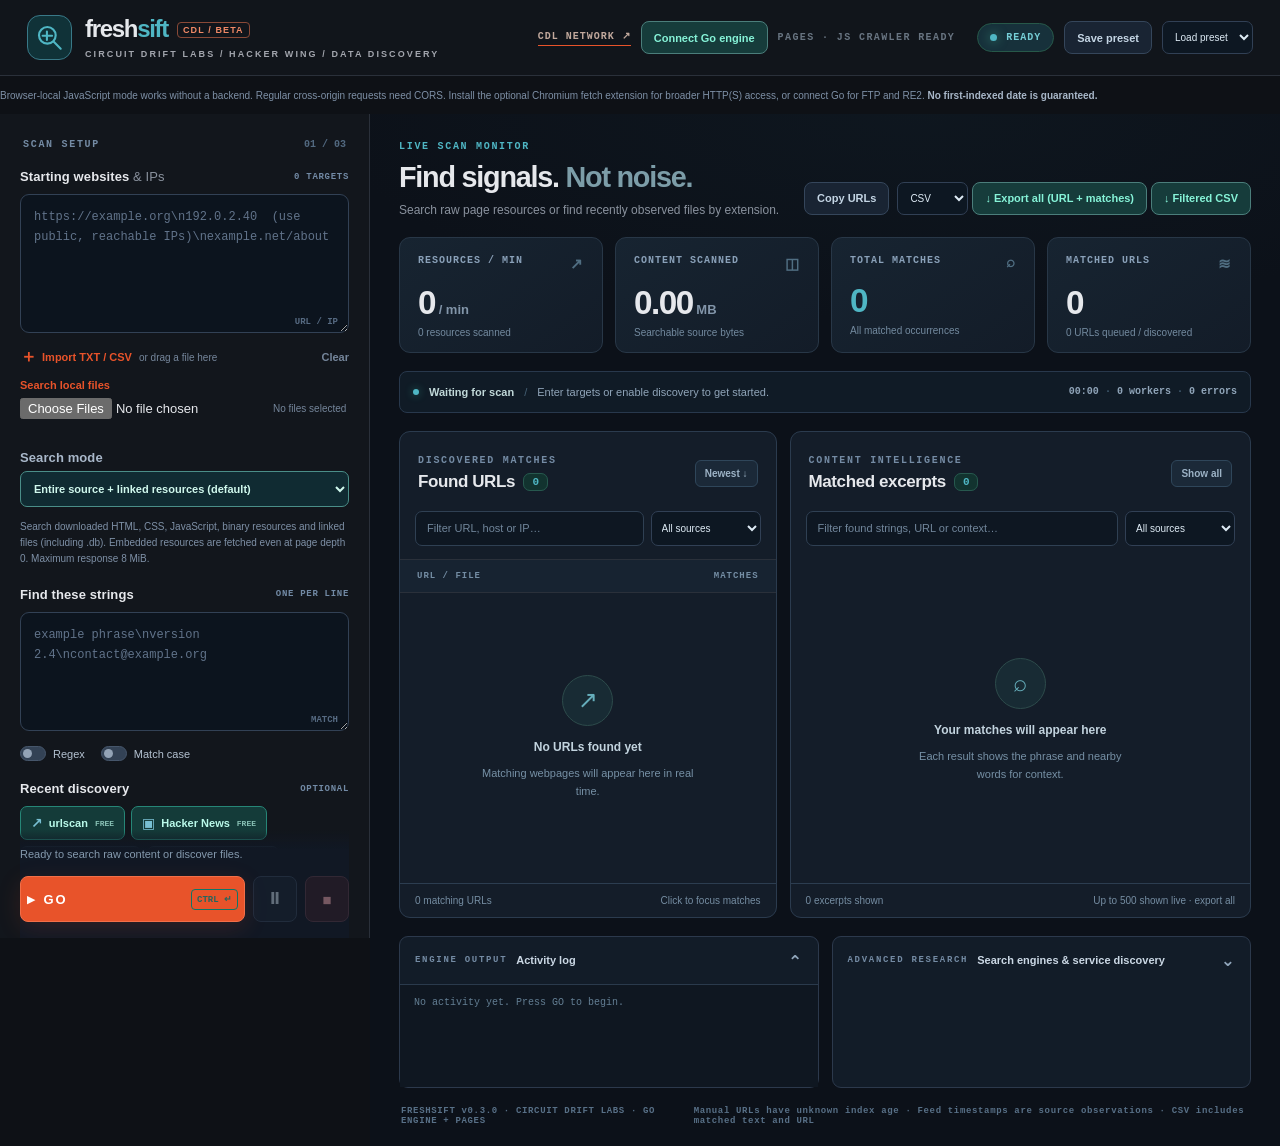
<file: index.html>
<!DOCTYPE html>
<html lang="en">
<head>
<meta charset="utf-8">
<meta name="viewport" content="width=device-width, initial-scale=1">
<meta name="freshsift-frontend" content="pages">
<meta name="theme-color" content="#0e1116">
<meta name="description" content="FreshSift — search recent public URLs, files, raw HTML, CSS and JavaScript for strings or regex.">
<title>FreshSift · Web discovery, files &amp; source search</title>
<link rel="icon" type="image/svg+xml" href="./favicon.svg">
<link rel="stylesheet" href="./style.css">
<script src="./browser-engine.js" defer></script>
<script src="./app.js" defer></script>
</head>
<body>
<div class="shell">
  <header class="topbar">
    <div class="brand">
      <div class="logo" aria-hidden="true"><svg viewBox="0 0 36 36" fill="none"><circle cx="15.5" cy="15.5" r="9.7" stroke="currentColor" stroke-width="2.5"/><path d="m23 23 8 8M10 16h11m-6-5v10" stroke="currentColor" stroke-width="2.4" stroke-linecap="round"/></svg></div>
      <div><div class="brandname">fresh<span>sift</span><span class="beta">CDL / BETA</span></div><div class="brandcaption">CIRCUIT DRIFT LABS  /  HACKER WING  /  DATA DISCOVERY</div></div>
    </div>
    <div class="header-actions"><a class="circuit-link" href="https://github.com/djshellshoxxx" target="_blank" rel="noopener noreferrer" title="Circuit Drift Labs projects">CDL NETWORK ↗</a><button id="btnConnect" class="btn btn-outline btn-small" type="button">Connect engine</button>
      <span class="header-clock" id="clock">LOCAL ENGINE</span>
      <span class="state-chip" id="stateChip"><i></i><span id="stateText">READY</span></span>
      <button id="btnPresets" type="button" class="btn btn-ghost btn-small" title="Save your settings as a preset">Save preset</button>
      <select id="presetSelect" aria-label="Load preset" class="compact-select"><option value="">Load preset</option></select>
    </div>
  </header>

  <section id="connectionPanel" class="connection-panel" hidden aria-label="Crawler engine connection">
    <div class="connection-head"><div><strong>CRAWLER ENGINE / REMOTE CONNECTION</strong><p>GitHub Pages provides the full interface; the Go crawler handles live URL discovery, HTTP/FTP fetching, filters, regex matching, and exports.</p></div><button type="button" id="connectionClose" class="btn btn-ghost btn-small">Close</button></div>
    <div class="connection-fields"><label>HTTPS Go engine URL<input id="engineURL" type="url" placeholder="https://crawler.example.org" spellcheck="false" autocomplete="url"></label><label>API token (this browser session only)<input id="engineToken" type="password" placeholder="FRESHSIFT_API_TOKEN" autocomplete="off"></label><button class="btn btn-primary" id="connectSubmit" type="button">Connect</button><button class="btn btn-ghost" id="disconnectEngine" type="button">Disconnect</button></div>
    <p class="connection-note" id="engineConnectionMessage" role="status">Run the Go engine behind an HTTPS reverse proxy with token authentication and the Pages origin explicitly allowed. Credentials are never sent to GitHub.</p>
  </section>
  <p class="note" id="browserModeNote" hidden>Browser-local JavaScript mode works without a backend. Regular cross-origin requests need CORS. Install the optional <a href="https://github.com/djshellshoxxx/freshift/tree/main/extension" target="_blank" rel="noopener noreferrer">Chromium fetch extension</a> for broader HTTP(S) access, or connect Go for FTP and RE2. <strong>No first-indexed date is guaranteed.</strong></p>
  <div class="workspace">
    <aside class="sidebar" aria-label="Search configuration">
      <div class="side-head"><span class="eyebrow">SCAN SETUP</span><span class="side-number">01 / 03</span></div>
      <section class="form-section">
        <div class="section-head"><label for="seeds" class="field-title">Starting websites <span class="soft">&amp; IPs</span></label><span class="hint-link" id="targetCount">0 TARGETS</span></div>
        <div class="field-wrap"><textarea id="seeds" rows="5" spellcheck="false" placeholder="https://example.org\n192.0.2.40  (use public, reachable IPs)\nexample.net/about"></textarea><span class="field-corner">URL / IP</span></div>
        <div class="file-row" id="dropzone"><input type="file" id="fileInput" accept=".txt,.csv,.list,.tsv" hidden><button class="text-action" id="chooseFile" type="button"><span class="action-icon">＋</span> Import TXT / CSV</button><span class="file-hint" id="fileHint">or drag a file here</span><button type="button" id="clearSeeds" class="text-action muted-action">Clear</button></div>
        <div class="file-row" id="browserLocalGroup" hidden><label for="localFiles" class="text-action">Search local files</label><input id="localFiles" type="file" multiple><span id="localCount" class="file-hint">No files selected</span></div>
      </section>

      <section class="form-section">
        <label class="stack-field full-field scope-field"><span class="field-title">Search mode</span><select id="searchMode" aria-describedby="modeHint">
          <option value="source" selected>Entire source + linked resources (default)</option>
          <option value="visible">Visible webpage text only</option>
          <option value="files">Discover filetypes by extension</option>
        </select></label>
        <div class="note" id="modeHint">Scans downloaded HTML, CSS, JS, text and other resource bytes, including .db files. Linked assets are scanned even at page depth 0; large resources have an 8 MiB limit.</div>
      </section>
      <section class="form-section" id="stringSettings">
        <div class="section-head"><label for="patterns" class="field-title">Find these strings</label><span class="hint-link">ONE PER LINE</span></div>
        <div class="field-wrap"><textarea id="patterns" rows="4" spellcheck="false" placeholder="example phrase\nversion 2.4\ncontact@example.org"></textarea><span class="field-corner">MATCH</span></div>
        <div class="toggle-row">
          <label class="switch-label"><input type="checkbox" id="regex"><span class="switch-track"></span> Regex</label>
          <label class="switch-label"><input type="checkbox" id="caseSensitive"><span class="switch-track"></span> Match case</label>
        </div>
      </section>
      <section class="form-section" id="fileTypeSettings" hidden>
        <div class="section-head"><label for="fileTypes" class="field-title">Find these filetypes</label><span class="hint-link">EXTENSIONS</span></div>
        <div class="field-wrap"><textarea id="fileTypes" rows="2" spellcheck="false" placeholder=".jpg, .jpeg, .png, .db"></textarea><span class="field-corner">FILES</span></div>
        <div class="note">Finds matching file URLs from seeds, recent discovery feeds, webpage links, resource references and FTP listings. Verifies accessibility with HTTP HEAD / FTP SIZE where supported, without downloading large matches. Discovery time is not proof of first indexing.</div>
      </section>

      <section class="form-section discovery">
        <div class="section-head"><span class="field-title">Recent discovery</span><span class="hint-link">OPTIONAL</span></div>
        <div class="source-options">
          <label class="source"><input type="checkbox" id="src-urlscan" checked><span class="source-body"><span class="source-icon">↗</span> urlscan <small>FREE</small></span></label>
          <label class="source"><input type="checkbox" id="src-hn" checked><span class="source-body"><span class="source-icon">▣</span> Hacker News <small>FREE</small></span></label>
          <label class="source"><input type="checkbox" id="src-sitemap"><span class="source-body"><span class="source-icon">⌘</span> Sitemaps <small>SEEDS</small></span></label>
          <label class="source"><input type="checkbox" id="src-rss"><span class="source-body"><span class="source-icon">◧</span> RSS / Atom <small>SEEDS</small></span></label>
          <label class="source"><input type="checkbox" id="src-ct"><span class="source-body"><span class="source-icon">◇</span> CT logs <small>SEEDS</small></span></label>
          <label class="source"><input type="checkbox" id="src-brave"><span class="source-body"><span class="source-icon">◈</span> Brave API <small>KEY</small></span></label>
        </div>
        <div class="two-fields">
          <label class="stack-field"><span>Source age window</span><select id="recentHours"><option value="1">Last 1 hour</option><option value="6">Last 6 hours</option><option value="12">Last 12 hours</option><option value="24" selected>Last 24 hours</option><option value="48">Last 48 hours</option><option value="72">Last 3 days</option><option value="168">Last 7 days</option><option value="720">Last 30 days</option></select></label>
          <label class="stack-field"><span>Discover up to / source</span><select id="discoveryLimit"><option value="50">50 URLs</option><option value="100">100 URLs</option><option value="250" selected>250 URLs</option><option value="500">500 URLs</option><option value="1000">1,000 URLs</option><option value="2000">2,000 URLs</option></select></label>
        </div>
        <label class="stack-field full-field"><span>Discovery keyword <em>(HN / Brave)</em></span><input id="sourceQuery" type="text" placeholder="Optional: service name or topic" maxlength="256"></label>
        <div class="note">Recent scan, post, or certificate times are <strong>not</strong> proof that a page was first indexed.</div>
      </section>

      <details class="advanced" id="advanced"><summary>Scan limits &amp; crawl controls <span class="summary-arrow">⌄</span></summary>
        <div class="advanced-inner">
          <div class="two-fields"><label class="stack-field"><span>Budget mode</span><select id="budgetMode"><option value="pages" selected>Depth / page limits</option><option value="timer">Minutes per site</option></select></label><label class="stack-field"><span>Follow links</span><select id="depth"><option value="0">Homepage / seed only</option><option value="1" selected>1 level</option><option value="2">2 levels</option><option value="3">3 levels</option><option value="5">5 levels</option><option value="8">8 levels</option></select></label></div>
          <div class="two-fields"><label class="stack-field"><span>Max path segments</span><input type="number" id="maxPathSegments" min="0" max="50" value="5"></label><label class="stack-field"><span>Extra dirs below seed <em>(0=any)</em></span><input type="number" id="maxExtraDirs" min="0" max="50" value="0"></label></div>
          <div class="two-fields"><label class="stack-field"><span>Minutes per site <em>(0 = off)</em></span><input type="number" id="siteMinutes" min="0" max="1440" value="0"></label><label class="stack-field"><span>Max pages total</span><input type="number" id="maxPages" min="1" max="100000" value="1000"></label></div>
          <div class="two-fields"><label class="stack-field"><span>Pages per host</span><input type="number" id="maxPagesPerHost" min="1" max="10000" value="80"></label><label class="stack-field"><span>Parallel workers</span><input type="number" id="concurrency" min="1" max="200" value="24"></label></div>
          <div class="two-fields"><label class="stack-field"><span>Workers / host</span><input type="number" id="perHostConcurrency" min="1" max="10" value="2"></label><label class="stack-field"><span>Timeout / request (s)</span><input type="number" id="timeoutSeconds" min="2" max="90" value="12"></label></div>
          <div class="tick-list">
            <label><input id="respectRobots" type="checkbox" checked> Respect robots.txt</label>
            <label><input id="enableFTP" type="checkbox" checked> Follow anonymous FTP links and directory listings (passive, read-only)</label>
            <label><input id="status2xxOnly" type="checkbox" checked> Only match successful (2xx) pages</label>
            <label><input id="followExternal" type="checkbox"> Follow links to external domains</label>
            <label><input id="allowPrivate" type="checkbox"> Allow private / LAN IP destinations</label>
          </div>
        </div>
      </details>
      <details class="advanced" id="filterSettings"><summary>Target filters <span class="summary-arrow">⌄</span></summary>
        <div class="advanced-inner">
          <label class="stack-field full-field"><span>Only these TLDs <em>(optional: .com, .org, .co.uk)</em></span><input id="allowedTLDs" placeholder=".com, .net, .co.uk"></label>
          <div class="note">A TLD filter excludes IP-address targets; leave it blank to include direct IPs.</div>
          <label class="stack-field full-field"><span>Exclude filetypes <em>(comma separated)</em></span><input id="excludeFileTypes" placeholder=".asx, .iso, .mp4"></label>
          <label class="stack-field full-field"><span>Only these domains <em>(comma separated)</em></span><input id="allowDomains" placeholder="example.org, docs.example.net"></label>
          <label class="stack-field full-field"><span>Exclude these domains</span><input id="excludeDomains" placeholder="ads.example.org"></label>
          <label class="stack-field full-field"><span>URL must contain</span><input id="urlContains" placeholder="/blog/"></label>
          <label class="stack-field full-field"><span>URL must not contain</span><input id="urlExcludes" placeholder="/archive/"></label>
        </div>
      </details>
      <details class="advanced" id="projectTools"><summary>Project tools &amp; session history <span class="summary-arrow">⌄</span></summary>
      <div class="advanced-inner">
        <p class="note">Export or import complete scan settings, preview current scope, and review recent locally stored scan summaries. The browser never automatically uploads those settings.</p>
        <div class="tools-row"><button type="button" id="scopePreview" class="btn btn-ghost btn-small">Scope preview</button><button type="button" id="exportConfig" class="btn btn-ghost btn-small">Export settings</button><button type="button" id="importConfigBtn" class="btn btn-ghost btn-small">Import settings</button><input type="file" accept="application/json,.json" id="importConfigFile" hidden></div>
        <div id="scopeReport" class="scope-report" role="status" hidden></div>
        <div class="history-head">RECENT SCANS / LOCAL HISTORY</div><div id="scanHistory" class="history-list">No scans saved yet.</div>
      </div></details>
      <div class="sidebar-bottom">
        <div id="statusMessage" role="status" class="status-message">Ready to search raw content or discover files.</div>
        <div class="start-row"><button id="startBtn" class="btn btn-primary" type="button"><span class="play">▶</span> GO <span class="keycap">CTRL ↵</span></button><button id="pauseBtn" class="btn btn-ghost icon-btn" type="button" title="Pause scan" disabled>Ⅱ</button><button id="stopBtn" class="btn btn-danger icon-btn" type="button" title="Stop scan" disabled>■</button></div>
      </div>
    </aside>

    <main class="main" aria-label="Live results">
      <div class="main-top"><div><div class="eyebrow cyan">LIVE SCAN MONITOR</div><h1>Find signals. <span>Not noise.</span></h1><p>Search raw page resources or find recently observed files by extension.</p></div><div class="top-tools"><button id="copyUrls" type="button" class="btn btn-ghost btn-small">Copy URLs</button><div class="export-group"><select aria-label="Export format" id="exportFormat" class="compact-select"><option value="csv">CSV</option><option value="json">JSON</option><option value="jsonl">JSONL</option></select><button type="button" class="btn btn-outline btn-small" id="saveBtn">↓ Export all (URL + matches)</button><button type="button" class="btn btn-outline btn-small" id="filteredCSV">↓ Filtered CSV</button></div></div></div>
      <div class="metrics" aria-label="Live statistics">
        <div class="metric"><div class="metric-label">RESOURCES / MIN <span class="metric-symbol">↗</span></div><div class="metric-value" id="statRate">0<span class="metric-unit"> / min</span></div><div class="metric-footer" id="statScanned">0 resources scanned</div></div>
        <div class="metric"><div class="metric-label">CONTENT SCANNED <span class="metric-symbol">◫</span></div><div class="metric-value" id="statMB">0.00<span class="metric-unit"> MB</span></div><div class="metric-footer">Searchable source bytes</div></div>
        <div class="metric"><div class="metric-label"><span id="matchesLabel">TOTAL MATCHES</span> <span class="metric-symbol">⌕</span></div><div class="metric-value accent" id="statMatches">0</div><div class="metric-footer">All matched occurrences</div></div>
        <div class="metric"><div class="metric-label">MATCHED URLS <span class="metric-symbol">≋</span></div><div class="metric-value" id="statMatchedPages">0</div><div class="metric-footer" id="statDiscovered">0 URLs queued / discovered</div></div>
      </div>
      <div class="scan-strip"><div class="scan-strip-start"><span class="pulse-dot"></span><strong id="scanStatus">Waiting for scan</strong><span class="strip-separator">/</span><span id="scanUrl">Enter targets or enable discovery to get started.</span></div><div class="strip-counter"><span id="statElapsed">00:00</span> <span class="strip-separator">·</span> <span id="statActive">0 workers</span> <span class="strip-separator">·</span> <span id="statErrors">0 errors</span></div></div>
      <div class="results-grid">
        <section class="panel url-panel" aria-label="Matched URLs">
          <div class="panel-heading"><div><div class="eyebrow">DISCOVERED MATCHES</div><h2>Found URLs <span class="count" id="urlCount">0</span></h2></div><div class="panel-actions"><button id="sortUrls" class="micro-button" type="button" title="Change URL sorting">Newest ↓</button></div></div>
          <div class="filter-row"><input type="search" id="urlFilter" placeholder="Filter URL, host or IP…" aria-label="Filter found URLs"><select id="urlSourceFilter" class="tiny-select" aria-label="Filter URLs by source"><option value="">All sources</option></select></div>
          <div class="table-head"><span>URL / FILE</span><span>MATCHES</span></div>
          <div id="urls" class="panel-scroll"><div class="empty"><span class="empty-icon">↗</span><strong>No URLs found yet</strong><span>Matching webpages will appear here in real time.</span></div></div>
          <div class="panel-footer"><span id="urlFooter">0 matching URLs</span><span>Click to focus matches</span></div>
        </section>
        <section class="panel excerpt-panel" aria-label="Matched text excerpts">
          <div class="panel-heading"><div><div class="eyebrow">CONTENT INTELLIGENCE</div><h2><span id="excerptHeading">Matched excerpts</span> <span class="count" id="matchCount">0</span></h2></div><div class="panel-actions"><button type="button" class="micro-button" id="clearFocus">Show all</button></div></div>
          <div class="filter-row"><input id="matchFilter" type="search" placeholder="Filter found strings, URL or context…"><select id="matchSourceFilter" class="tiny-select" aria-label="Filter matching excerpts by source"><option value="">All sources</option></select></div>
          <div class="excerpts" id="matches"><div class="empty"><span class="empty-icon">⌕</span><strong>Your matches will appear here</strong><span>Each result shows the phrase and nearby words for context.</span></div></div>
          <div class="panel-footer"><span id="matchFooter">0 excerpts shown</span><span>Up to 500 shown live · export all</span></div>
        </section>
      </div>

      <div class="lower-grid">
        <details class="bottom-panel" open><summary><span class="eyebrow">ENGINE OUTPUT</span><strong>Activity log</strong><span class="summary-arrow">⌄</span></summary><div class="activity" id="activity"><div class="activity-empty">No activity yet. Press GO to begin.</div></div></details>
        <details class="bottom-panel"><summary><span class="eyebrow">ADVANCED RESEARCH</span><strong>Search engines &amp; service discovery</strong><span class="summary-arrow">⌄</span></summary><div class="research">
          <p>Build a query for public search engines. These buttons open external search results; they do not import those results into the crawler.</p>
          <div class="two-fields"><label class="stack-field"><span>Service preset</span><select id="servicePreset"><option value="">Custom query</option><option value='intitle:"Grafana"'>Grafana dashboards</option><option value='intitle:"Jenkins"'>Jenkins servers</option><option value='intitle:"Index of /"'>Directory listings</option><option value='intitle:"nginx"'>nginx pages</option><option value='"Apache2 Ubuntu Default Page"'>Apache default pages</option><option value='intitle:"Kibana"'>Kibana interfaces</option></select></label><label class="stack-field"><span>IP lookup (InternetDB)</span><div class="inline-form"><input type="text" id="ipInput" placeholder="1.1.1.1"><button type="button" id="ipLookup" class="btn btn-outline btn-small">Lookup</button></div></label></div>
          <label class="stack-field full-field"><span>Advanced search operators / service keywords</span><input id="engineQuery" placeholder='intitle:"Grafana" site:example.org'></label>
          <div class="engine-links" id="engineLinks"></div><pre id="ipOutput" class="ip-output" hidden></pre>
          <div class="note">InternetDB is free for individual public-IP lookups; its results are not a real-time index of newly discovered IPs.</div>
        </div></details>
      </div>
      <footer class="footer"><span>FRESHSIFT v0.3.0 · CIRCUIT DRIFT LABS · GO ENGINE + PAGES</span><span>Manual URLs have unknown index age · Feed timestamps are source observations · CSV includes matched text and URL</span></footer>
    </main>
  </div>
</div>
<div id="toast" class="toast" role="alert" aria-live="polite" hidden></div>
</body>
</html>
</file>
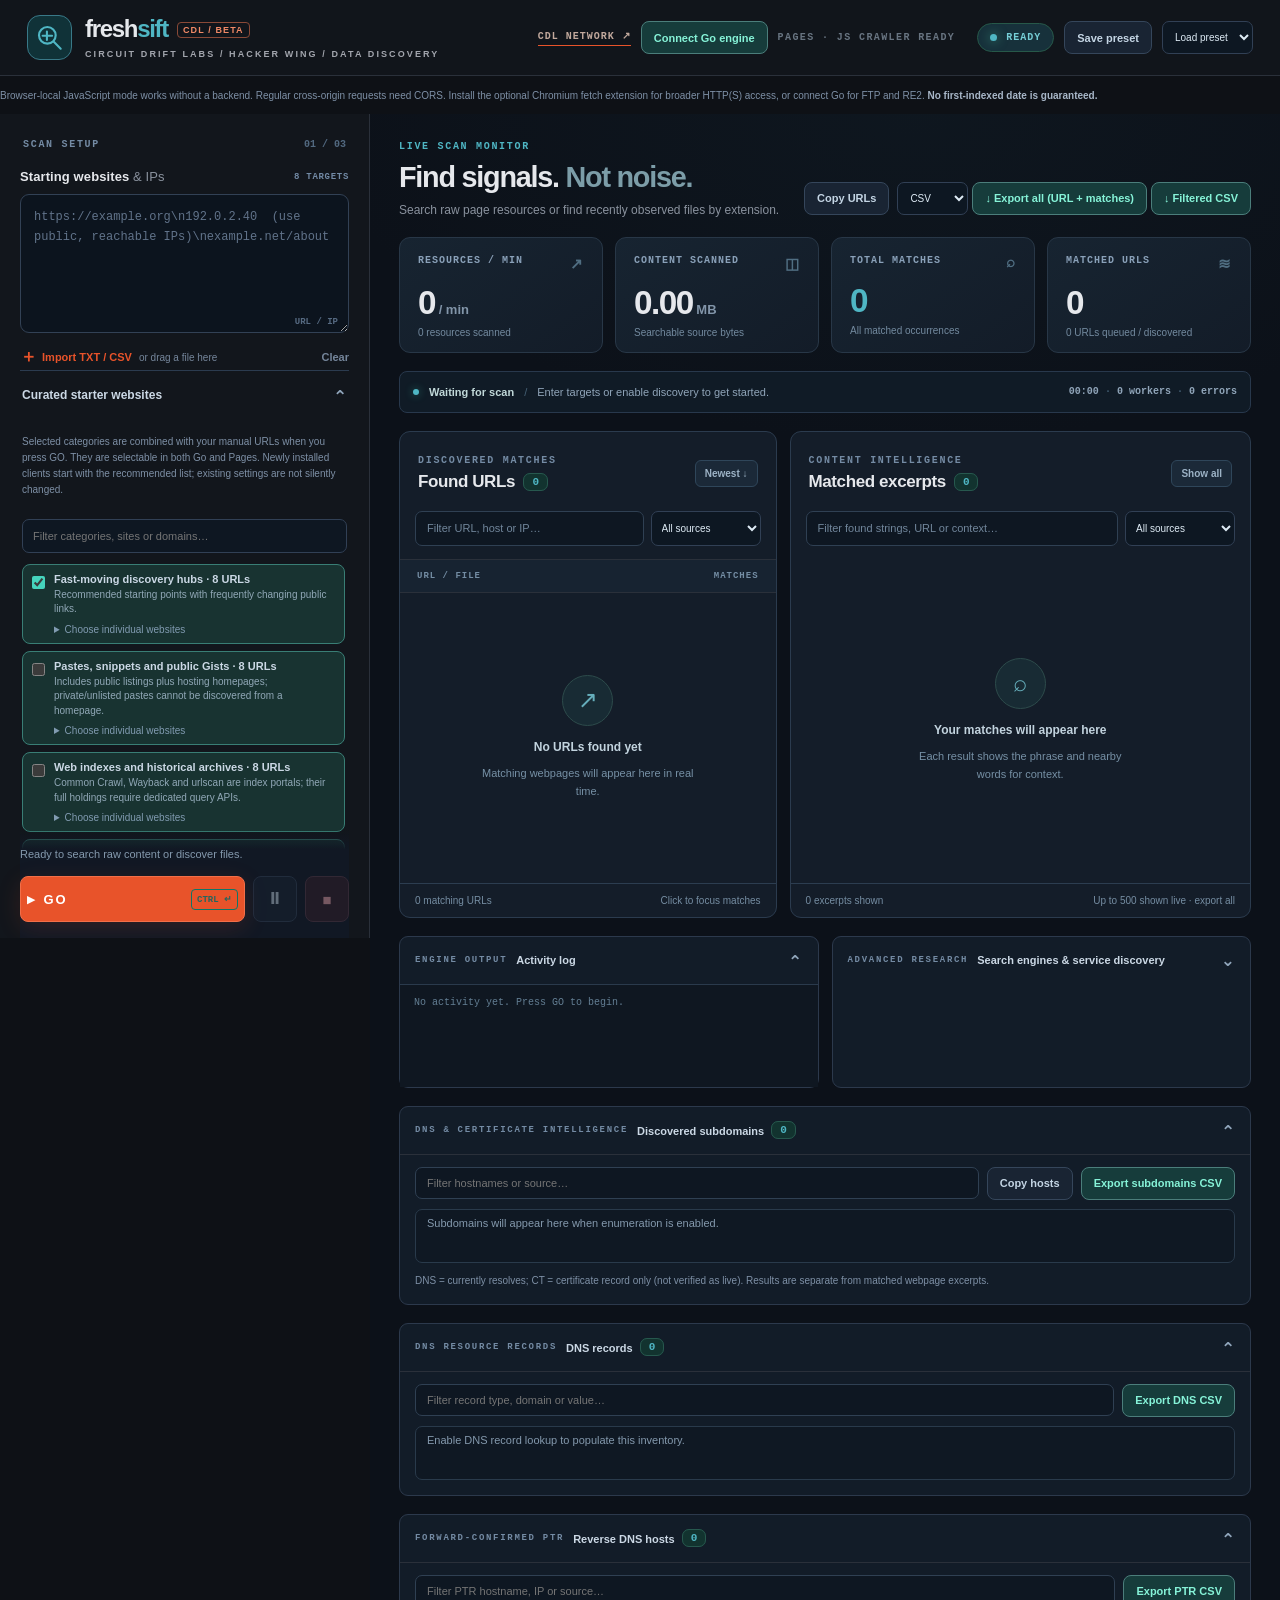
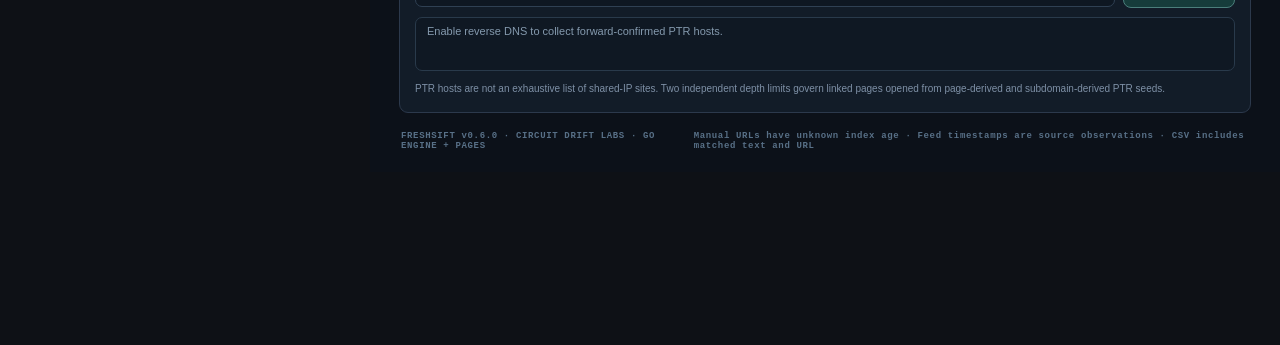
<file: docs/index.html>
<!DOCTYPE html>
<html lang="en">
<head>
<meta charset="utf-8">
<meta name="viewport" content="width=device-width, initial-scale=1">
<meta name="theme-color" content="#0e1116">
<meta name="description" content="FreshSift — search recent public URLs, files, raw HTML, CSS and JavaScript for strings or regex.">
<title>FreshSift · Web discovery, files &amp; source search</title>
<link rel="icon" type="image/svg+xml" href="./favicon.svg">
<link rel="stylesheet" href="./style.css">
<script src="./starter-lists.js" defer></script>
<script src="./subdomains.js" defer></script>
<script src="./dns-intel.js" defer></script>
<script src="./browser-engine.js" defer></script>
<script src="./app.js" defer></script>

<meta name="freshsift-frontend" content="pages"></head>
<body>
<div class="shell">
  <header class="topbar">
    <div class="brand">
      <div class="logo" aria-hidden="true"><svg viewBox="0 0 36 36" fill="none"><circle cx="15.5" cy="15.5" r="9.7" stroke="currentColor" stroke-width="2.5"/><path d="m23 23 8 8M10 16h11m-6-5v10" stroke="currentColor" stroke-width="2.4" stroke-linecap="round"/></svg></div>
      <div><div class="brandname">fresh<span>sift</span><span class="beta">CDL / BETA</span></div><div class="brandcaption">CIRCUIT DRIFT LABS  /  HACKER WING  /  DATA DISCOVERY</div></div>
    </div>
    <div class="header-actions"><a class="circuit-link" href="https://github.com/djshellshoxxx" target="_blank" rel="noopener noreferrer" title="Circuit Drift Labs projects">CDL NETWORK ↗</a><button id="btnConnect" class="btn btn-outline btn-small" type="button">Connect engine</button>
      <span class="header-clock" id="clock">LOCAL ENGINE</span>
      <span class="state-chip" id="stateChip"><i></i><span id="stateText">READY</span></span>
      <button id="btnPresets" type="button" class="btn btn-ghost btn-small" title="Save your settings as a preset">Save preset</button>
      <select id="presetSelect" aria-label="Load preset" class="compact-select"><option value="">Load preset</option></select>
    </div>
  </header>

  <section id="connectionPanel" class="connection-panel" hidden aria-label="Crawler engine connection">
    <div class="connection-head"><div><strong>CRAWLER ENGINE / REMOTE CONNECTION</strong><p>GitHub Pages provides the full interface; the Go crawler handles live URL discovery, HTTP/FTP fetching, filters, regex matching, and exports.</p></div><button type="button" id="connectionClose" class="btn btn-ghost btn-small">Close</button></div>
    <div class="connection-fields"><label>HTTPS Go engine URL<input id="engineURL" type="url" placeholder="https://crawler.example.org" spellcheck="false" autocomplete="url"></label><label>API token (this browser session only)<input id="engineToken" type="password" placeholder="FRESHSIFT_API_TOKEN" autocomplete="off"></label><button class="btn btn-primary" id="connectSubmit" type="button">Connect</button><button class="btn btn-ghost" id="disconnectEngine" type="button">Disconnect</button></div>
    <p class="connection-note" id="engineConnectionMessage" role="status">Run the Go engine behind an HTTPS reverse proxy with token authentication and the Pages origin explicitly allowed. Credentials are never sent to GitHub.</p>
  </section>
  <p class="note" id="browserModeNote" hidden>Browser-local JavaScript mode works without a backend. Regular cross-origin requests need CORS. Install the optional <a href="https://github.com/djshellshoxxx/freshift/tree/main/extension" target="_blank" rel="noopener noreferrer">Chromium fetch extension</a> for broader HTTP(S) access, or connect Go for FTP and RE2. <strong>No first-indexed date is guaranteed.</strong></p>
  <div class="workspace">
    <aside class="sidebar" aria-label="Search configuration">
      <div class="side-head"><span class="eyebrow">SCAN SETUP</span><span class="side-number">01 / 03</span></div>
      <section class="form-section">
        <div class="section-head"><label for="seeds" class="field-title">Starting websites <span class="soft">&amp; IPs</span></label><span class="hint-link" id="targetCount">0 TARGETS</span></div>
        <div class="field-wrap"><textarea id="seeds" rows="5" spellcheck="false" placeholder="https://example.org\n192.0.2.40  (use public, reachable IPs)\nexample.net/about"></textarea><span class="field-corner">URL / IP</span></div>
        <div class="file-row" id="dropzone"><input type="file" id="fileInput" accept=".txt,.csv,.list,.tsv" hidden><button class="text-action" id="chooseFile" type="button"><span class="action-icon">＋</span> Import TXT / CSV</button><span class="file-hint" id="fileHint">or drag a file here</span><button type="button" id="clearSeeds" class="text-action muted-action">Clear</button></div>
        <details class="advanced" id="starterListPanel" open><summary>Curated starter websites <span class="summary-arrow">⌄</span></summary>
          <div class="advanced-inner">
            <p class="note">Selected categories are combined with your manual URLs when you press GO. They are selectable in both Go and Pages. Newly installed clients start with the recommended list; existing settings are not silently changed.</p>
            <input id="starterSearch" class="starter-search" type="search" placeholder="Filter categories, sites or domains…" aria-label="Filter starter website categories">
            <div id="starterCatalog" class="starter-catalog" aria-label="Selectable starter website categories"></div>
            <div class="tools-row starter-tools">
              <button id="starterReset" type="button" class="btn btn-ghost btn-small">Recommended</button>
              <button id="starterSelectAll" type="button" class="btn btn-ghost btn-small">Select all</button>
              <button id="starterClearAll" type="button" class="btn btn-ghost btn-small">Select none</button>
              <button id="starterExport" type="button" class="btn btn-outline btn-small">Export URLs TXT</button>
              <button id="starterCopy" type="button" class="btn btn-ghost btn-small">Copy URLs</button>
            </div>
            <div id="starterSummary" class="note" role="status"></div>
            <details class="starter-preview-details" open><summary>Preview all effective starting URLs</summary><pre id="starterPreview" class="starter-preview"></pre></details>
            <p class="note">Search portals, archival indexes and paste homepages are just starting pages. Selecting them does not query their entire database or find unlisted content. Browser-only Pages is constrained by CORS; use the optional extension or a connected Go engine for broader access.</p>
          </div>
        </details>
        <div class="file-row" id="browserLocalGroup" hidden><label for="localFiles" class="text-action">Search local files</label><input id="localFiles" type="file" multiple><span id="localCount" class="file-hint">No files selected</span></div>
      </section>

      <section class="form-section">
        <label class="stack-field full-field scope-field"><span class="field-title">Search mode</span><select id="searchMode" aria-describedby="modeHint">
          <option value="source" selected>Entire source + linked resources (default)</option>
          <option value="visible">Visible webpage text only</option>
          <option value="files">Discover filetypes by extension</option>
        </select></label>
        <div class="note" id="modeHint">Scans downloaded HTML, CSS, JS, text and other resource bytes, including .db files. Linked assets are scanned even at page depth 0; large resources have an 8 MiB limit.</div>
      </section>
      <section class="form-section" id="stringSettings">
        <div class="section-head"><label for="patterns" class="field-title">Find these strings</label><span class="hint-link">ONE PER LINE</span></div>
        <div class="field-wrap"><textarea id="patterns" rows="4" spellcheck="false" placeholder="example phrase\nversion 2.4\ncontact@example.org"></textarea><span class="field-corner">MATCH</span></div>
        <div class="toggle-row">
          <label class="switch-label"><input type="checkbox" id="regex"><span class="switch-track"></span> Regex</label>
          <label class="switch-label"><input type="checkbox" id="caseSensitive"><span class="switch-track"></span> Match case</label>
        </div>
      </section>
      <section class="form-section" id="fileTypeSettings" hidden>
        <div class="section-head"><label for="fileTypes" class="field-title">Find these filetypes</label><span class="hint-link">EXTENSIONS</span></div>
        <div class="field-wrap"><textarea id="fileTypes" rows="2" spellcheck="false" placeholder=".jpg, .jpeg, .png, .db"></textarea><span class="field-corner">FILES</span></div>
        <div class="note">Finds matching file URLs from seeds, recent discovery feeds, webpage links, resource references and FTP listings. Verifies accessibility with HTTP HEAD / FTP SIZE where supported, without downloading large matches. Discovery time is not proof of first indexing.</div>
      </section>

      <section class="form-section discovery">
        <div class="section-head"><span class="field-title">Recent discovery</span><span class="hint-link">OPTIONAL</span></div>
        <div class="source-options">
          <label class="source"><input type="checkbox" id="src-urlscan" checked><span class="source-body"><span class="source-icon">↗</span> urlscan <small>FREE</small></span></label>
          <label class="source"><input type="checkbox" id="src-hn" checked><span class="source-body"><span class="source-icon">▣</span> Hacker News <small>FREE</small></span></label>
          <label class="source"><input type="checkbox" id="src-sitemap"><span class="source-body"><span class="source-icon">⌘</span> Sitemaps <small>SEEDS</small></span></label>
          <label class="source"><input type="checkbox" id="src-rss"><span class="source-body"><span class="source-icon">◧</span> RSS / Atom <small>SEEDS</small></span></label>
          <label class="source"><input type="checkbox" id="src-ct"><span class="source-body"><span class="source-icon">◇</span> CT logs <small>SEEDS</small></span></label>
          <label class="source"><input type="checkbox" id="src-brave"><span class="source-body"><span class="source-icon">◈</span> Brave API <small>KEY</small></span></label>
          <label class="source"><input type="checkbox" id="src-searxng"><span class="source-body"><span class="source-icon">⌕</span> SearXNG <small>CONFIG</small></span></label>
        </div>
        <div class="two-fields">
          <label class="stack-field"><span>Source age window</span><select id="recentHours"><option value="1">Last 1 hour</option><option value="6">Last 6 hours</option><option value="12">Last 12 hours</option><option value="24" selected>Last 24 hours</option><option value="48">Last 48 hours</option><option value="72">Last 3 days</option><option value="168">Last 7 days</option><option value="720">Last 30 days</option></select></label>
          <label class="stack-field"><span>Discover up to / source</span><select id="discoveryLimit"><option value="50">50 URLs</option><option value="100">100 URLs</option><option value="250" selected>250 URLs</option><option value="500">500 URLs</option><option value="1000">1,000 URLs</option><option value="2000">2,000 URLs</option></select></label>
        </div>
        <label class="stack-field full-field"><span>Discovery keyword <em>(HN / Brave / SearXNG)</em></span><input id="sourceQuery" type="text" placeholder="Optional: topic or site:domain" maxlength="256"></label>
        <label class="stack-field full-field"><span>SearXNG HTTPS base URL <em>(automatic result import)</em></span><input id="searxngURL" type="url" maxlength="512" spellcheck="false" placeholder="https://search.example.org"></label>
        <div class="section-head"><span class="field-title">Select search engines</span><span class="hint-link">SELECT ANY / ALL</span></div>
        <div class="tick-list">
          <label><input type="checkbox" id="allSearchEngines"> Select all engines</label>
          <label><input type="checkbox" id="engine-google" checked> Google</label>
          <label><input type="checkbox" id="engine-bing" checked> Bing</label>
          <label><input type="checkbox" id="engine-duckduckgo" checked> DuckDuckGo</label>
          <label><input type="checkbox" id="engine-brave" checked> Brave</label>
          <label><input type="checkbox" id="engine-mojeek"> Mojeek</label>
          <label><input type="checkbox" id="engine-startpage"> Startpage</label>
          <label><input type="checkbox" id="engine-yandex"> Yandex</label>
        </div>
        <div class="note">The selected engines control external search links and which engines SearXNG requests when enabled. SearXNG needs JSON output and support for those engines. GitHub Pages needs CORS or the optional extension. The separate Brave API source requires a server-side key.</div>
        <div class="note">Recent scan, post, or certificate times are <strong>not</strong> proof that a page was first indexed.</div>
      </section>

      <section class="form-section discovery" id="subdomainOptions">
        <div class="section-head"><span class="field-title">Subdomain enumeration</span><span class="hint-link">OPTIONAL · SEED DOMAINS</span></div>
        <div class="tick-list">
          <label><input type="checkbox" id="enumerateSubdomains"> Discover subdomains of starting hosts</label>
          <label><input type="checkbox" id="subdomainGuess" checked> Brute-force DNS using built-in / custom prefix guesses</label>
          <label><input type="checkbox" id="subdomainUseBuiltIn" checked> Include built-in common subdomain wordlist</label>
          <label><input type="checkbox" id="subdomainUseCT" checked> Include historical certificate-transparency names</label>
        </div>
        <label class="stack-field full-field"><span>Custom subdomain words <em>(prefixes only)</em></span><textarea id="subdomainWords" rows="3" spellcheck="false" placeholder="dev&#10;staging&#10;api&#10;test"></textarea></label>
        <div class="file-row"><button id="subdomainImportBtn" class="text-action" type="button">＋ Import subdomain TXT / CSV</button><input id="subdomainFile" type="file" accept=".txt,.csv,.list,.tsv" hidden><span class="file-hint" id="subdomainWordCount">Built-in: common names</span></div>
        <label class="stack-field full-field"><span>Maximum discovered subdomains</span><select id="subdomainLimit"><option value="50">50</option><option value="100">100</option><option value="250" selected>250</option><option value="500">500</option><option value="1000">1,000</option><option value="2000">2,000</option></select></label>
        <div class="note">Word guesses are DNS-checked; wildcard DNS responses are filtered. Certificate records may be historical and no longer resolve. On Pages, DNS uses HTTPS DNS APIs (CORS/network access required). Discovered hosts join the normal crawl queue within the scan limits. For multi-tenant roots such as github.io, results may belong to unrelated users.</div>
      </section>

      <section class="form-section discovery" id="dnsIntelOptions">
        <div class="section-head"><span class="field-title">DNS &amp; reverse-IP research</span><span class="hint-link">ALL OPTIONAL</span></div>
        <div class="tick-list">
          <label><input type="checkbox" id="discoverDNSRecords"> Look up DNS records for seed domains and search their values</label>
          <label><input type="checkbox" id="dnsOnly"> DNS-only scan (skip webpage fetching)</label>
          <label><input type="checkbox" id="reverseDNSPages"> Reverse DNS for IPs of crawled pages; scan forward-verified PTR hosts</label>
        </div>
        <label class="stack-field full-field"><span>Reverse-DNS page crawl depth</span><select id="reverseDNSPageDepth"><option value="0">PTR hostname only (0 links)</option><option value="1" selected>1 link level</option><option value="2">2 levels</option><option value="3">3 levels</option><option value="5">5 levels</option><option value="8">8 levels</option></select></label>
        <div class="tick-list">
          <label><input type="checkbox" id="reverseDNSSubdomains"> Reverse DNS on discovered subdomains with different DNS IPs from their seed domain</label>
        </div>
        <label class="stack-field full-field"><span>Reverse-DNS subdomain crawl depth</span><select id="reverseDNSSubdomainDepth"><option value="0">PTR hostname only (0 links)</option><option value="1" selected>1 link level</option><option value="2">2 levels</option><option value="3">3 levels</option><option value="5">5 levels</option><option value="8">8 levels</option></select></label>
        <div class="note">PTR records identify configured DNS hostnames, not all websites sharing an IP. Forward-confirmed PTR names are added as new seeds (subject to scope filters, robots rules and scan limits). DNS-resolved IPs may differ from the HTTP connection's actual peer, especially behind CDNs. In Pages, DNS lookups require DNS-over-HTTPS access.</div>
      </section>

      <details class="advanced" id="advanced"><summary>Scan limits &amp; crawl controls <span class="summary-arrow">⌄</span></summary>
        <div class="advanced-inner">
          <div class="two-fields"><label class="stack-field"><span>Budget mode</span><select id="budgetMode"><option value="pages" selected>Depth / page limits</option><option value="timer">Minutes per site</option></select></label><label class="stack-field"><span>Follow links</span><select id="depth"><option value="0">Homepage / seed only</option><option value="1" selected>1 level</option><option value="2">2 levels</option><option value="3">3 levels</option><option value="5">5 levels</option><option value="8">8 levels</option></select></label></div>
          <div class="two-fields"><label class="stack-field"><span>Max path segments</span><input type="number" id="maxPathSegments" min="0" max="50" value="5"></label><label class="stack-field"><span>Extra dirs below seed <em>(0=any)</em></span><input type="number" id="maxExtraDirs" min="0" max="50" value="0"></label></div>
          <div class="two-fields"><label class="stack-field"><span>Minutes per site <em>(0 = off)</em></span><input type="number" id="siteMinutes" min="0" max="1440" value="0"></label><label class="stack-field"><span>Max pages total</span><input type="number" id="maxPages" min="1" max="100000" value="1000"></label></div>
          <div class="two-fields"><label class="stack-field"><span>Pages per host</span><input type="number" id="maxPagesPerHost" min="1" max="10000" value="80"></label><label class="stack-field"><span>Parallel workers</span><input type="number" id="concurrency" min="1" max="200" value="24"></label></div>
          <div class="two-fields"><label class="stack-field"><span>Workers / host</span><input type="number" id="perHostConcurrency" min="1" max="10" value="2"></label><label class="stack-field"><span>Timeout / request (s)</span><input type="number" id="timeoutSeconds" min="2" max="90" value="12"></label></div>
          <div class="tick-list">
            <label><input id="perpetual" type="checkbox"> Perpetual discovery and rescanning until stopped</label>
          </div>
          <div class="two-fields"><label class="stack-field"><span>Refresh every (minutes)</span><input type="number" id="rescanMinutes" min="1" max="1440" value="5"></label></div>
          <p class="note">Rechecks discovery providers and revisits known URLs each round. Limits apply per round. The Go engine continues with its browser closed and restores active perpetual scans on restart. Standalone Pages scans only while its tab stays open; for unattended scans, connect Pages to an always-on Go engine.</p>
          <div class="tick-list">
            <label><input id="respectRobots" type="checkbox" checked> Respect robots.txt</label>
            <label><input id="enableFTP" type="checkbox" checked> Follow anonymous FTP links and directory listings (passive, read-only)</label>
            <label><input id="status2xxOnly" type="checkbox" checked> Only match successful (2xx) pages</label>
            <label><input id="followExternal" type="checkbox"> Follow links to external domains</label>
            <label><input id="allowPrivate" type="checkbox"> Allow private / LAN IP destinations</label>
          </div>
        </div>
      </details>
      <details class="advanced" id="filterSettings"><summary>Target filters <span class="summary-arrow">⌄</span></summary>
        <div class="advanced-inner">
          <label class="stack-field full-field"><span>Only these TLDs <em>(optional: .com, .org, .co.uk)</em></span><input id="allowedTLDs" placeholder=".com, .net, .co.uk"></label>
          <div class="note">A TLD filter excludes IP-address targets; leave it blank to include direct IPs.</div>
          <label class="stack-field full-field"><span>Exclude filetypes <em>(comma separated)</em></span><input id="excludeFileTypes" placeholder=".asx, .iso, .mp4"></label>
          <label class="stack-field full-field"><span>Only these domains <em>(comma separated)</em></span><input id="allowDomains" placeholder="example.org, docs.example.net"></label>
          <label class="stack-field full-field"><span>Exclude these domains</span><input id="excludeDomains" placeholder="ads.example.org"></label>
          <label class="stack-field full-field"><span>URL must contain</span><input id="urlContains" placeholder="/blog/"></label>
          <label class="stack-field full-field"><span>URL must not contain</span><input id="urlExcludes" placeholder="/archive/"></label>
        </div>
      </details>
      <details class="advanced" id="projectTools"><summary>Project tools &amp; session history <span class="summary-arrow">⌄</span></summary>
      <div class="advanced-inner">
        <p class="note">Export or import complete scan settings, preview current scope, and review recent locally stored scan summaries. The browser never automatically uploads those settings.</p>
        <div class="tools-row"><button type="button" id="scopePreview" class="btn btn-ghost btn-small">Scope preview</button><button type="button" id="exportConfig" class="btn btn-ghost btn-small">Export settings</button><button type="button" id="importConfigBtn" class="btn btn-ghost btn-small">Import settings</button><input type="file" accept="application/json,.json" id="importConfigFile" hidden></div>
        <div id="scopeReport" class="scope-report" role="status" hidden></div>
        <div class="history-head">RECENT SCANS / LOCAL HISTORY</div><div id="scanHistory" class="history-list">No scans saved yet.</div>
      </div></details>
      <div class="sidebar-bottom">
        <div id="statusMessage" role="status" class="status-message">Ready to search raw content or discover files.</div>
        <div class="start-row"><button id="startBtn" class="btn btn-primary" type="button"><span class="play">▶</span> GO <span class="keycap">CTRL ↵</span></button><button id="pauseBtn" class="btn btn-ghost icon-btn" type="button" title="Pause scan" disabled>Ⅱ</button><button id="stopBtn" class="btn btn-danger icon-btn" type="button" title="Stop scan" disabled>■</button></div>
      </div>
    </aside>

    <main class="main" aria-label="Live results">
      <div class="main-top"><div><div class="eyebrow cyan">LIVE SCAN MONITOR</div><h1>Find signals. <span>Not noise.</span></h1><p>Search raw page resources or find recently observed files by extension.</p></div><div class="top-tools"><button id="copyUrls" type="button" class="btn btn-ghost btn-small">Copy URLs</button><div class="export-group"><select aria-label="Export format" id="exportFormat" class="compact-select"><option value="csv">CSV</option><option value="json">JSON</option><option value="jsonl">JSONL</option></select><button type="button" class="btn btn-outline btn-small" id="saveBtn">↓ Export all (URL + matches)</button><button type="button" class="btn btn-outline btn-small" id="filteredCSV">↓ Filtered CSV</button></div></div></div>
      <div class="metrics" aria-label="Live statistics">
        <div class="metric"><div class="metric-label">RESOURCES / MIN <span class="metric-symbol">↗</span></div><div class="metric-value" id="statRate">0<span class="metric-unit"> / min</span></div><div class="metric-footer" id="statScanned">0 resources scanned</div></div>
        <div class="metric"><div class="metric-label">CONTENT SCANNED <span class="metric-symbol">◫</span></div><div class="metric-value" id="statMB">0.00<span class="metric-unit"> MB</span></div><div class="metric-footer">Searchable source bytes</div></div>
        <div class="metric"><div class="metric-label"><span id="matchesLabel">TOTAL MATCHES</span> <span class="metric-symbol">⌕</span></div><div class="metric-value accent" id="statMatches">0</div><div class="metric-footer">All matched occurrences</div></div>
        <div class="metric"><div class="metric-label">MATCHED URLS <span class="metric-symbol">≋</span></div><div class="metric-value" id="statMatchedPages">0</div><div class="metric-footer" id="statDiscovered">0 URLs queued / discovered</div></div>
      </div>
      <div class="scan-strip"><div class="scan-strip-start"><span class="pulse-dot"></span><strong id="scanStatus">Waiting for scan</strong><span class="strip-separator">/</span><span id="scanUrl">Enter targets or enable discovery to get started.</span></div><div class="strip-counter"><span id="statElapsed">00:00</span> <span class="strip-separator">·</span> <span id="statActive">0 workers</span> <span class="strip-separator">·</span> <span id="statErrors">0 errors</span></div></div>
      <div class="results-grid">
        <section class="panel url-panel" aria-label="Matched URLs">
          <div class="panel-heading"><div><div class="eyebrow">DISCOVERED MATCHES</div><h2>Found URLs <span class="count" id="urlCount">0</span></h2></div><div class="panel-actions"><button id="sortUrls" class="micro-button" type="button" title="Change URL sorting">Newest ↓</button></div></div>
          <div class="filter-row"><input type="search" id="urlFilter" placeholder="Filter URL, host or IP…" aria-label="Filter found URLs"><select id="urlSourceFilter" class="tiny-select" aria-label="Filter URLs by source"><option value="">All sources</option></select></div>
          <div class="table-head"><span>URL / FILE</span><span>MATCHES</span></div>
          <div id="urls" class="panel-scroll"><div class="empty"><span class="empty-icon">↗</span><strong>No URLs found yet</strong><span>Matching webpages will appear here in real time.</span></div></div>
          <div class="panel-footer"><span id="urlFooter">0 matching URLs</span><span>Click to focus matches</span></div>
        </section>
        <section class="panel excerpt-panel" aria-label="Matched text excerpts">
          <div class="panel-heading"><div><div class="eyebrow">CONTENT INTELLIGENCE</div><h2><span id="excerptHeading">Matched excerpts</span> <span class="count" id="matchCount">0</span></h2></div><div class="panel-actions"><button type="button" class="micro-button" id="clearFocus">Show all</button></div></div>
          <div class="filter-row"><input id="matchFilter" type="search" placeholder="Filter found strings, URL or context…"><select id="matchSourceFilter" class="tiny-select" aria-label="Filter matching excerpts by source"><option value="">All sources</option></select></div>
          <div class="excerpts" id="matches"><div class="empty"><span class="empty-icon">⌕</span><strong>Your matches will appear here</strong><span>Each result shows the phrase and nearby words for context.</span></div></div>
          <div class="panel-footer"><span id="matchFooter">0 excerpts shown</span><span>Up to 500 shown live · export all</span></div>
        </section>
      </div>

      <div class="lower-grid">
        <details class="bottom-panel" open><summary><span class="eyebrow">ENGINE OUTPUT</span><strong>Activity log</strong><span class="summary-arrow">⌄</span></summary><div class="activity" id="activity"><div class="activity-empty">No activity yet. Press GO to begin.</div></div></details>
        <details class="bottom-panel"><summary><span class="eyebrow">ADVANCED RESEARCH</span><strong>Search engines &amp; service discovery</strong><span class="summary-arrow">⌄</span></summary><div class="research">
          <p>Build a query for public search engines. The links below use your selected engines; to import URLs automatically, enable SearXNG discovery above.</p>
          <div class="two-fields"><label class="stack-field"><span>Service preset</span><select id="servicePreset"><option value="">Custom query</option><option value='intitle:"Grafana"'>Grafana dashboards</option><option value='intitle:"Jenkins"'>Jenkins servers</option><option value='intitle:"Index of /"'>Directory listings</option><option value='intitle:"nginx"'>nginx pages</option><option value='"Apache2 Ubuntu Default Page"'>Apache default pages</option><option value='intitle:"Kibana"'>Kibana interfaces</option></select></label><label class="stack-field"><span>IP lookup (InternetDB)</span><div class="inline-form"><input type="text" id="ipInput" placeholder="1.1.1.1"><button type="button" id="ipLookup" class="btn btn-outline btn-small">Lookup</button></div></label></div>
          <label class="stack-field full-field"><span>Advanced search operators / service keywords</span><input id="engineQuery" placeholder='intitle:"Grafana" site:example.org'></label>
          <div class="engine-links" id="engineLinks"></div><pre id="ipOutput" class="ip-output" hidden></pre>
          <div class="note">InternetDB is free for individual public-IP lookups; its results are not a real-time index of newly discovered IPs.</div>
        </div></details>
      </div>
      <details class="bottom-panel subdomain-panel" open>
        <summary><span class="eyebrow">DNS &amp; CERTIFICATE INTELLIGENCE</span><strong>Discovered subdomains <span class="count" id="subdomainCount">0</span></strong><span class="summary-arrow">⌄</span></summary>
        <div class="subdomain-content">
          <div class="subdomain-toolbar"><input id="subdomainFilter" type="search" placeholder="Filter hostnames or source…" aria-label="Filter discovered subdomains"><button id="subdomainCopy" type="button" class="btn btn-ghost btn-small">Copy hosts</button><button id="subdomainExport" type="button" class="btn btn-outline btn-small">Export subdomains CSV</button></div>
          <div id="subdomainResults" class="subdomain-list" aria-label="Discovered subdomain inventory">Subdomains will appear here when enumeration is enabled.</div>
          <p class="note">DNS = currently resolves; CT = certificate record only (not verified as live). Results are separate from matched webpage excerpts.</p>
        </div>
      </details>
      <details class="bottom-panel dns-record-panel" open>
        <summary><span class="eyebrow">DNS RESOURCE RECORDS</span><strong>DNS records <span class="count" id="dnsRecordCount">0</span></strong><span class="summary-arrow">⌄</span></summary>
        <div class="subdomain-content">
          <div class="subdomain-toolbar"><input id="dnsRecordFilter" type="search" placeholder="Filter record type, domain or value…" aria-label="Filter DNS records"><button type="button" id="dnsRecordExport" class="btn btn-outline btn-small">Export DNS CSV</button></div>
          <div id="dnsRecordResults" class="subdomain-list">Enable DNS record lookup to populate this inventory.</div>
        </div>
      </details>
      <details class="bottom-panel reverse-dns-panel" open>
        <summary><span class="eyebrow">FORWARD-CONFIRMED PTR</span><strong>Reverse DNS hosts <span class="count" id="reverseDNSCount">0</span></strong><span class="summary-arrow">⌄</span></summary>
        <div class="subdomain-content">
          <div class="subdomain-toolbar"><input id="reverseDNSFilter" type="search" placeholder="Filter PTR hostname, IP or source…" aria-label="Filter reverse DNS hostnames"><button type="button" id="reverseDNSExport" class="btn btn-outline btn-small">Export PTR CSV</button></div>
          <div id="reverseDNSResults" class="subdomain-list">Enable reverse DNS to collect forward-confirmed PTR hosts.</div>
          <p class="note">PTR hosts are not an exhaustive list of shared-IP sites. Two independent depth limits govern linked pages opened from page-derived and subdomain-derived PTR seeds.</p>
        </div>
      </details>
      <footer class="footer"><span>FRESHSIFT v0.6.0 · CIRCUIT DRIFT LABS · GO ENGINE + PAGES</span><span>Manual URLs have unknown index age · Feed timestamps are source observations · CSV includes matched text and URL</span></footer>
    </main>
  </div>
</div>
<div id="toast" class="toast" role="alert" aria-live="polite" hidden></div>
</body>
</html>
</file>
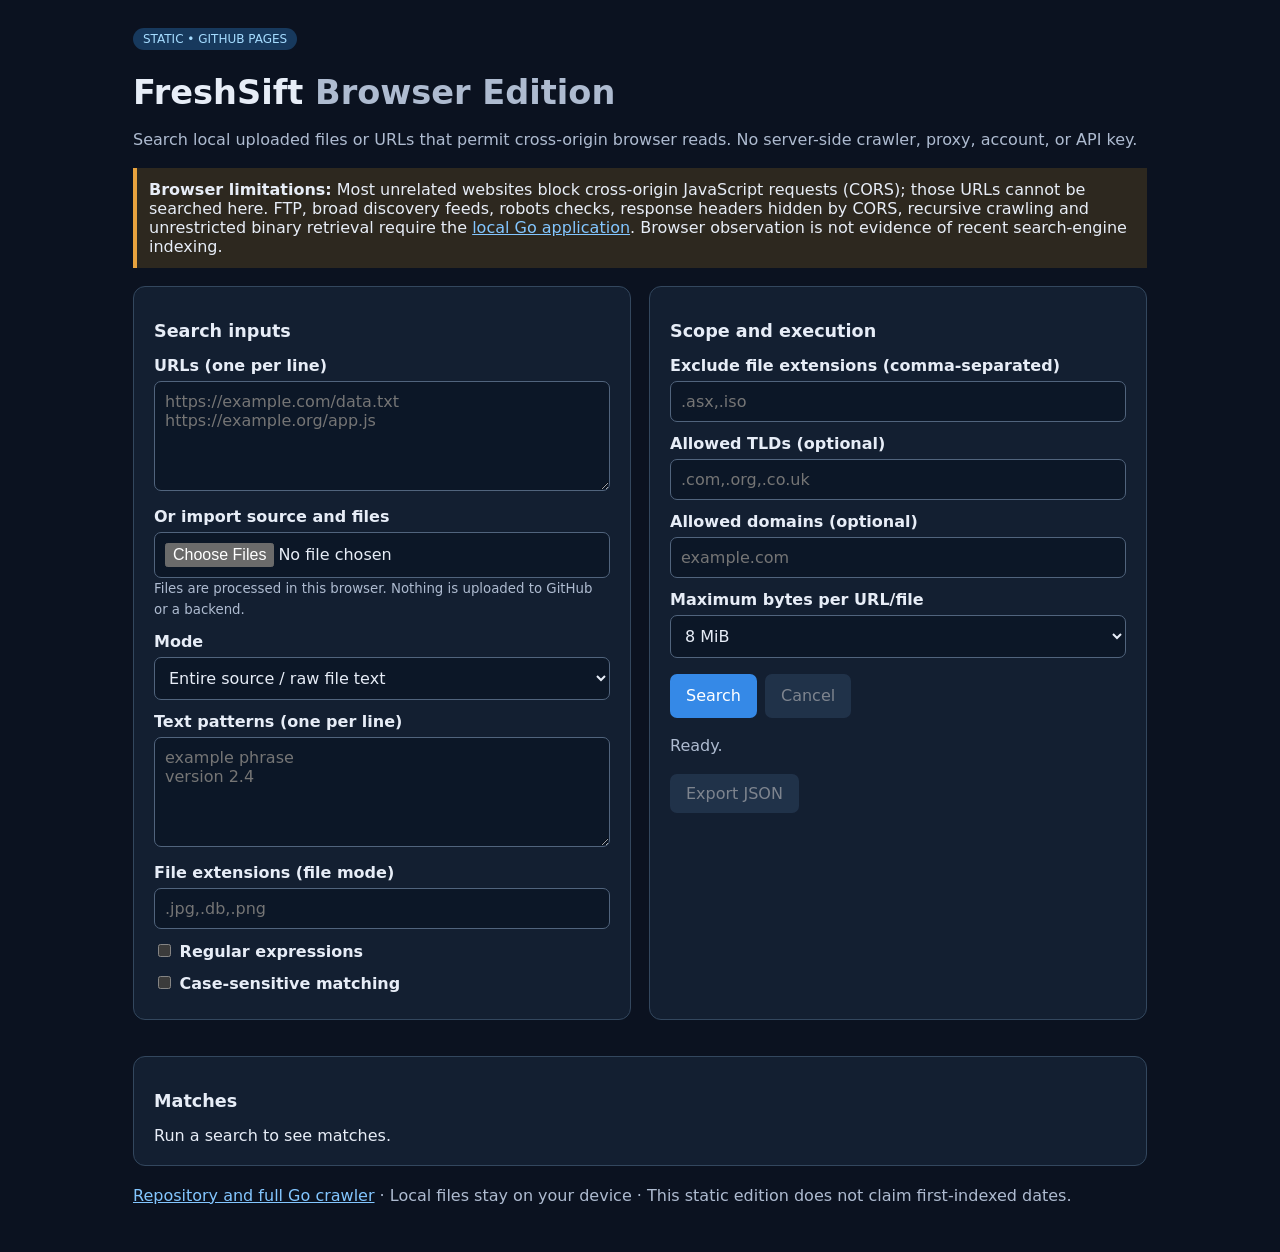
<file: docs/browser-lite.html>
<!doctype html>
<html lang="en"><head><meta charset="utf-8"><meta name="viewport" content="width=device-width,initial-scale=1">
<title>FreshSift · Browser Edition</title><style>
:root{color-scheme:dark;font:16px system-ui;background:#0b1220;color:#e7edf7}*{box-sizing:border-box}body{max-width:1050px;margin:auto;padding:28px 18px}h1{font-size:2.1rem;margin-bottom:4px}h2{font-size:1.1rem}p,small{color:#aebbd0;line-height:1.5}.pill{display:inline-block;padding:4px 10px;background:#17395d;border-radius:18px;color:#a5dcff;font-size:12px}.panel{background:#131f31;border:1px solid #33475e;border-radius:12px;padding:20px;margin:18px 0}.grid{display:grid;grid-template-columns:repeat(auto-fit,minmax(280px,1fr));gap:18px}label{display:block;margin:12px 0 6px;font-weight:600}textarea,input,select,button{font:inherit;border-radius:7px}textarea,input,select{background:#0c1727;color:#e7edf7;border:1px solid #51647d;padding:10px;width:100%}textarea{min-height:110px}button{border:0;padding:10px 16px;background:#3589e7;color:white;cursor:pointer}button:disabled{opacity:.45;cursor:default}button.secondary{background:#314968}button+button{margin-left:8px}a{color:#83c6ff}.warn{padding:12px;border-left:4px solid #e7a23e;background:#2d281f}.result{border-top:1px solid #354962;padding:12px 0;overflow-wrap:anywhere}.excerpt{white-space:pre-wrap;color:#c5d0e1;font-family:ui-monospace,monospace;font-size:13px}mark{background:#e7ba55;color:#1d1c15}.muted{color:#aebbd0}#status{min-height:20px}summary{cursor:pointer}</style></head><body>
<header><span class="pill">STATIC • GITHUB PAGES</span><h1>FreshSift <span class="muted">Browser Edition</span></h1>
<p>Search local uploaded files or URLs that permit cross-origin browser reads. No server-side crawler, proxy, account, or API key.</p></header>
<div class="warn"><b>Browser limitations:</b> Most unrelated websites block cross-origin JavaScript requests (CORS); those URLs cannot be searched here. FTP, broad discovery feeds, robots checks, response headers hidden by CORS, recursive crawling and unrestricted binary retrieval require the <a href="https://github.com/djshellshoxxx/freshift">local Go application</a>. Browser observation is not evidence of recent search-engine indexing.</div>
<div class="grid"><section class="panel"><h2>Search inputs</h2>
<label for="urlSeeds">URLs (one per line)</label><textarea id="urlSeeds" placeholder="https://example.com/data.txt&#10;https://example.org/app.js"></textarea>
<label for="uploads">Or import source and files</label><input id="uploads" type="file" multiple>
<small>Files are processed in this browser. Nothing is uploaded to GitHub or a backend.</small>
<label for="mode">Mode</label><select id="mode"><option value="source">Entire source / raw file text</option><option value="visible">Visible-style text from HTML</option><option value="files">Find file URLs by extension</option></select>
<label for="terms">Text patterns (one per line)</label><textarea id="terms" placeholder="example phrase&#10;version 2.4"></textarea>
<label for="extensions">File extensions (file mode)</label><input id="extensions" placeholder=".jpg,.db,.png">
<label><input type="checkbox" id="regex" style="width:auto"> Regular expressions</label>
<label><input type="checkbox" id="sensitive" style="width:auto"> Case-sensitive matching</label></section>
<section class="panel"><h2>Scope and execution</h2>
<label for="exclude">Exclude file extensions (comma-separated)</label><input id="exclude" placeholder=".asx,.iso">
<label for="tlds">Allowed TLDs (optional)</label><input id="tlds" placeholder=".com,.org,.co.uk">
<label for="domains">Allowed domains (optional)</label><input id="domains" placeholder="example.com">
<label for="maxBytes">Maximum bytes per URL/file</label><select id="maxBytes"><option value="1048576">1 MiB</option><option value="8388608" selected>8 MiB</option></select>
<p><button id="run">Search</button><button id="cancel" class="secondary" disabled>Cancel</button></p>
<p id="status" role="status">Ready.</p><p id="counts" class="muted"></p><button class="secondary" id="export" disabled>Export JSON</button></section></div>
<section class="panel"><h2>Matches</h2><div id="results" aria-live="polite">Run a search to see matches.</div></section>
<footer><p><a href="https://github.com/djshellshoxxx/freshift">Repository and full Go crawler</a> · Local files stay on your device · This static edition does not claim first-indexed dates.</p></footer>
<script>
'use strict';
const el=id=>document.getElementById(id);let controller=null;let results=[];
const lines=s=>s.split(/[\n,]+/).map(v=>v.trim()).filter(Boolean);
const extList=s=>lines(s).map(x=>x.toLowerCase().startsWith('.')?x.toLowerCase():'.'+x.toLowerCase());
function extension(path,arr){return arr.some(x=>path.toLowerCase().endsWith(x))}
function accept(name){let url;try{url=new URL(name)}catch{url=null}const path=url?url.pathname:name;const ex=extList(el('exclude').value);if(extension(path,ex))return false;
if(url){const tlds=extList(el('tlds').value),domains=lines(el('domains').value).map(x=>x.toLowerCase());const host=url.hostname.toLowerCase();if(tlds.length&&!tlds.some(x=>host.endsWith(x)))return false;if(domains.length&&!domains.some(x=>host===x||host.endsWith('.'+x)))return false}return true}
function visible(s){try{const doc=new DOMParser().parseFromString(s,'text/html');for(const e of doc.querySelectorAll('script,style,template,noscript,svg,head'))e.remove();return doc.body?.textContent||''}catch{return s}}
function patterns(){const terms=lines(el('terms').value);if(!terms.length)throw Error('Enter search patterns.');return terms.map(s=>({text:s,re:new RegExp(el('regex').checked?s:s.replace(/[.*+?^$()|[\]{}\\]/g,'\\$&'),el('sensitive').checked?'g':'gi')}))}
function add(name,mode,term,before,match,after){results.push({url:name,mode,pattern:term,matched:match,before,after});const d=document.createElement('div');d.className='result';const title=document.createElement('strong');title.textContent=name;d.append(title);const meta=document.createElement('div');meta.className='muted';meta.textContent=mode+(term?' · '+term:'');d.append(meta);
if(match){const p=document.createElement('div');p.className='excerpt';p.append(document.createTextNode(before));const m=document.createElement('mark');m.textContent=match;p.append(m,document.createTextNode(after));d.append(p)}
el('results').append(d)}
function inspect(name,body,mode,pats){if(mode==='files'){if(extension(new URL(name,location.href).pathname,extList(el('extensions').value)))add(name,'File extension','','','','');return}const text=mode==='visible'?visible(body):body;for(const p of pats){p.re.lastIndex=0;let m,n=0;while((m=p.re.exec(text))&&n++<200){const a=m.index,b=a+m[0].length;add(name,mode,p.text,text.slice(Math.max(0,a-70),a),m[0],text.slice(b,b+100));if(!m[0])p.re.lastIndex++}}}
async function run(){const mode=el('mode').value;const pats=mode==='files'?[]:patterns();if(mode==='files'&&!extList(el('extensions').value).length)throw Error('Enter file extensions.');const urls=lines(el('urlSeeds').value),files=[...el('uploads').files];if(!urls.length&&!files.length)throw Error('Add URLs or upload files.');
controller=new AbortController();el('run').disabled=true;el('cancel').disabled=false;el('export').disabled=true;results=[];el('results').replaceChildren();let done=0,failed=0;const max=Number(el('maxBytes').value);const status=s=>el('status').textContent=s;
for(const file of files){if(controller.signal.aborted)break;if(!accept(file.name))continue;try{if(file.size>max)throw Error('Too large');inspect(file.name,mode,mode==='files'?'':await file.text(),pats);done++}catch(e){failed++;status(file.name+': '+e.message)}}
for(const raw of urls){if(controller.signal.aborted)break;try{const url=new URL(raw);if(!['https:','http:'].includes(url.protocol))throw Error('Only HTTP(S) is supported.');if(!accept(url.href))continue;if(mode==='files'){inspect(url.href,'','files',[]);done++;continue}
status('Fetching '+url.href);const resp=await fetch(url.href,{signal:controller.signal,credentials:'omit'});if(!resp.ok)throw Error('HTTP '+resp.status);const len=Number(resp.headers.get('content-length'));if(len>max)throw Error('Too large');const reader=resp.body?.getReader();let bytes=new Uint8Array(0);if(reader){const chunks=[];let size=0;while(true){const {done:over,value}=await reader.read();if(over)break;size+=value.byteLength;if(size>max){reader.cancel();throw Error('Exceeded file limit')}chunks.push(value)}bytes=new Uint8Array(size);let offset=0;for(const part of chunks){bytes.set(part,offset);offset+=part.length}}else{const b=await resp.arrayBuffer();if(b.byteLength>max)throw Error('Too large');bytes=new Uint8Array(b)}inspect(url.href,new TextDecoder().decode(bytes),mode,pats);done++}catch(e){failed++;status(raw+': '+e.message+(e instanceof TypeError?' (possibly CORS)':''))}}
el('counts').textContent=done+' items processed; '+failed+' failed; '+results.length+' matches';if(!failed)status('Search complete.');el('run').disabled=false;el('cancel').disabled=true;el('export').disabled=!results.length;controller=null}
el('run').addEventListener('click',()=>run().catch(e=>{el('status').textContent=e.message;el('run').disabled=false;el('cancel').disabled=true;controller=null}));el('cancel').addEventListener('click',()=>controller?.abort());el('export').addEventListener('click',()=>{const b=new Blob([JSON.stringify(results,null,2)],{type:'application/json'}),u=URL.createObjectURL(b),a=document.createElement('a');a.href=u;a.download='freshsift-pages-results.json';a.click();setTimeout(()=>URL.revokeObjectURL(u),1000)});
</script></body></html>
</file>
<file: style.css>
:root{color-scheme:dark;--bg:#0e1116;--sidebar:#12161c;--panel:#171b22;--panel-2:#1c222b;--elev:#252a31;--line:#2a303a;--text:#e6e8ec;--muted:#8a929e;--faint:#687481;--accent:#4fb6c4;--accent-2:#e8532a;--danger:#ed6866;--radius:13px;font-family:Inter,"Segoe UI",Arial,system-ui,sans-serif}
*{box-sizing:border-box}body{margin:0;color:var(--text);background:var(--bg);font-size:13px}button,input,select,textarea{font:inherit}button{cursor:pointer}button:disabled{cursor:not-allowed;opacity:.45}a{color:inherit;text-decoration:none}a:hover{color:var(--accent-2)}::selection{background:#228e8c7c}
.shell{min-height:100vh;max-width:2100px;margin:auto}.topbar{height:76px;background:#11151b;border-bottom:1px solid var(--line);display:flex;align-items:center;justify-content:space-between;padding:0 27px;gap:20px}.brand{display:flex;align-items:center;gap:13px}.logo{width:45px;height:45px;display:grid;place-items:center;color:var(--accent);background:#103238;border:1px solid #397988;border-radius:13px}.logo svg{width:31px}.brandname{font-size:24px;font-weight:800;letter-spacing:-1.3px;line-height:1}.brandname span:first-child{color:var(--accent)}.beta{font-weight:800;font-size:9px;letter-spacing:1.1px;vertical-align:middle;color:var(--accent-2);border:1px solid #285277;border-radius:4px;padding:2px 5px;margin-left:9px}.brandcaption{font-size:9px;letter-spacing:2.1px;color:#7c91a9;font-weight:700;margin-top:8px}.header-actions{display:flex;gap:10px;align-items:center}.header-clock{font:600 10px/1.2 ui-monospace,Consolas,monospace;color:var(--faint);letter-spacing:1.4px;margin-right:12px}.state-chip{border:1px solid #275849;background:#17313b;border-radius:30px;padding:8px 12px;color:#76cfd7;display:flex;align-items:center;gap:9px;font:700 10px ui-monospace,Consolas,monospace;letter-spacing:1px}.state-chip i{display:block;height:7px;width:7px;border-radius:50%;background:#4fb6c4;box-shadow:0 0 11px #50e9b588}.state-chip.busy i,.pulse-dot.busy{animation:pulse 1.8s infinite}@keyframes pulse{50%{opacity:.4}}.state-chip.failed{color:#f7a7a8;border-color:#683c49;background:#311d28}.state-chip.failed i{background:var(--danger)}
.workspace{display:grid;grid-template-columns:370px minmax(0,1fr);min-height:calc(100vh - 76px)}.sidebar{background:var(--sidebar);border-right:1px solid var(--line);display:flex;flex-direction:column;padding:25px 20px 20px;gap:0;max-height:calc(100vh - 76px);overflow-y:auto;scrollbar-width:thin;scrollbar-color:#36465b transparent}.side-head{display:flex;justify-content:space-between;align-items:center;padding:0 3px 19px}.eyebrow{font:800 10px ui-monospace,Consolas,monospace;letter-spacing:1.7px;color:#748ba4}.eyebrow.cyan{color:var(--accent)}.side-number{font:700 10px ui-monospace,monospace;color:#526980}.form-section{margin-bottom:20px}.section-head{display:flex;align-items:center;justify-content:space-between;margin-bottom:10px}.field-title{font-size:13px;font-weight:750;letter-spacing:.1px}.soft{font-weight:450;color:var(--muted)}.hint-link{font:700 9px ui-monospace,monospace;color:#728aa5;letter-spacing:.7px}.field-wrap{position:relative}.field-wrap textarea{width:100%;background:#0c141e;border:1px solid #324155;border-radius:9px;padding:13px 13px 25px;resize:vertical;min-height:96px;line-height:1.65;color:#e6f7ff;font:12px/1.65 ui-monospace,Consolas,"Courier New",monospace;outline:0}.field-wrap textarea:focus,input:focus,select:focus{border-color:#49bca9;box-shadow:0 0 0 3px #43dfbc14}.field-wrap textarea::placeholder{color:#61738a}.field-corner{position:absolute;bottom:9px;right:11px;color:#566a82;font:700 9px ui-monospace,monospace;pointer-events:none}.file-row{display:flex;align-items:center;gap:7px;padding-top:9px;min-height:34px;flex-wrap:wrap}.file-row.dragging{outline:1px dashed var(--accent);background:#193a3b}.text-action{border:0;background:transparent;padding:0;color:var(--accent-2);font-size:11px;font-weight:650}.text-action:hover{text-decoration:underline}.action-icon{font-size:17px;line-height:0;vertical-align:-1px;margin-right:2px}.file-hint{color:#75869b;font-size:10px;flex:1}.muted-action{color:#75869b}.toggle-row{display:flex;gap:16px;align-items:center;margin-top:12px;flex-wrap:wrap}.switch-label{display:flex;gap:7px;align-items:center;font-size:11px;color:#b3c1d0;cursor:pointer;white-space:nowrap}.switch-label input{position:absolute;width:1px;height:1px;opacity:0}.switch-track{width:26px;height:15px;border-radius:12px;background:#334255;border:1px solid #46566b;position:relative;transition:background .15s}.switch-track:after{content:"";position:absolute;width:9px;height:9px;border-radius:50%;background:#93a3b6;top:2px;left:2px;transition:transform .15s}.switch-label input:checked+.switch-track{background:#185e57;border-color:#39b49c}.switch-label input:checked+.switch-track:after{background:#5cf5ce;transform:translateX(11px)}.switch-label input:focus-visible+.switch-track{outline:2px solid #6ff1d2;outline-offset:2px}
.source-options{display:flex;flex-wrap:wrap;gap:6px;margin-bottom:14px}.source{cursor:pointer}.source input{position:absolute;width:1px;height:1px;opacity:0}.source-body{display:flex;align-items:center;gap:6px;padding:8px 10px;color:#a3b3c5;border-radius:7px;border:1px solid #304155;background:#15202d;font-size:11px;font-weight:650;transition:background .1s}.source input:checked+.source-body{background:#143b39;border-color:#268677;color:#bafaea}.source input:focus-visible+.source-body{outline:2px solid var(--accent)}.source-body small{font:700 8px ui-monospace,Consolas,monospace;opacity:.7;margin-left:1px}.source-icon{color:#78bfd2;font-size:14px}.two-fields{display:grid;grid-template-columns:1fr 1fr;gap:9px}.stack-field{display:flex;flex-direction:column;gap:6px;font-size:11px;color:#a9b8ca;font-weight:620;min-width:0}.stack-field em{font-style:normal;color:#71869b;font-weight:450}.stack-field input,.stack-field select,.compact-select,.tiny-select{width:100%;background:#0d1722;border:1px solid #314055;color:#deebf5;border-radius:7px;padding:9px 9px;min-height:36px;outline:0;font-size:11px}.stack-field select{appearance:auto}.full-field{margin-top:11px}.note{margin-top:12px;color:#7e90a6;line-height:1.6;font-size:10px}.note strong{color:#a8b7c8}.advanced{border-top:1px solid #2b3b4f;padding:14px 2px 13px}.advanced>summary,.bottom-panel>summary{list-style:none;display:flex;align-items:center;cursor:pointer;gap:9px;font-weight:720;font-size:12px;color:#cbd8e5}.advanced>summary::-webkit-details-marker,.bottom-panel>summary::-webkit-details-marker{display:none}.summary-arrow{margin-left:auto;font-size:17px;color:#91a6bc;transition:transform .15s}.advanced[open] .summary-arrow,.bottom-panel[open] .summary-arrow{transform:rotate(180deg)}.advanced-inner{padding-top:16px;display:flex;flex-direction:column;gap:11px}.advanced-inner .full-field{margin-top:0}.tick-list{display:grid;gap:9px;margin:3px 0 6px;color:#a9bacc;font-size:11px}.tick-list label{display:flex;align-items:center;gap:8px;cursor:pointer}.tick-list input{accent-color:#43dfbc}.sidebar-bottom{position:sticky;bottom:-20px;margin-top:auto;padding-top:16px;padding-bottom:16px;background:linear-gradient(#11182400,#111824 18%,#111824 100%)}.status-message{font-size:11px;color:#8499ad;min-height:18px;margin-bottom:12px;line-height:1.5}.status-message.error{color:var(--danger)}.start-row{display:flex;gap:8px}.btn{display:inline-flex;align-items:center;justify-content:center;gap:8px;border-radius:8px;white-space:nowrap;font-weight:750;transition:filter .15s,transform .15s;border:1px solid transparent}.btn:hover:not(:disabled){filter:brightness(1.1)}.btn:active:not(:disabled){transform:translateY(1px)}.btn-primary{height:46px;flex:1;background:var(--accent);color:#082527;font-size:13px;letter-spacing:2px}.play{font-size:11px;letter-spacing:normal}.keycap{border:1px solid #0f7667;color:#24665e;font:800 9px ui-monospace,monospace;padding:4px 5px;border-radius:4px;margin-left:auto;letter-spacing:0}.icon-btn{height:46px;width:44px;font-size:15px}.btn-ghost{border-color:#35465b;background:#192433;color:#c4d5e4}.btn-danger{border-color:#5b3c49;background:#36212c;color:#f2a6ae}.btn-outline{border-color:#4b7e7b;background:#163c3b;color:#86f3d8}.btn-small{height:33px;padding:0 12px;font-size:11px;letter-spacing:0}.compact-select{width:auto;max-width:145px;min-height:33px;padding:7px 8px;font-size:10px}.tiny-select{max-width:110px;height:35px;min-height:35px;padding:7px 6px;font-size:10px}
.main{padding:27px 29px 16px;min-width:0;display:flex;flex-direction:column;gap:18px;background:radial-gradient(ellipse 65% 20% at 60% 0%,#19313c2b,transparent),#0c1119}.main-top{display:flex;align-items:flex-end;justify-content:space-between;gap:15px}.main-top h1{margin:8px 0 6px;font-size:clamp(24px,2.25vw,33px);font-weight:800;letter-spacing:-1.25px;line-height:1.2}.main-top h1 span{color:#7c9da8}.main-top p{margin:0;color:var(--muted);font-size:12px;line-height:1.5}.top-tools{display:flex;align-items:center;gap:8px;padding-bottom:4px}.export-group{display:flex;gap:4px;align-items:center}.metrics{display:grid;grid-template-columns:repeat(4,minmax(0,1fr));gap:12px}.metric{min-width:0;border:1px solid #283747;background:linear-gradient(145deg,#172431,#131c28);border-radius:11px;padding:17px 18px 14px}.metric-label{font:750 10px ui-monospace,monospace;color:#8aa1b9;letter-spacing:1px;display:flex;justify-content:space-between;gap:8px;white-space:nowrap}.metric-symbol{font-size:15px;color:#506e82}.metric-value{font-size:clamp(27px,2.6vw,37px);font-weight:760;letter-spacing:-1.5px;margin:10px 0 5px;white-space:nowrap}.metric-value.accent{color:var(--accent)}.metric-unit{font-size:13px;letter-spacing:0;color:#8295a9;font-weight:580}.metric-footer{color:#738a9f;font-size:10px}.scan-strip{background:#101b26;border:1px solid #28384c;border-radius:8px;min-height:42px;padding:10px 13px;display:flex;justify-content:space-between;align-items:center;gap:16px;color:#90a5b9;font-size:11px}.scan-strip-start{display:flex;gap:10px;align-items:center;min-width:0}.scan-strip-start strong{color:#c1d9d9;white-space:nowrap}.scan-strip-start #scanUrl{overflow:hidden;text-overflow:ellipsis;white-space:nowrap;max-width:580px}.pulse-dot{height:6px;width:6px;border-radius:50%;background:var(--accent);flex-shrink:0;box-shadow:0 0 8px #3edcbe70}.strip-counter{white-space:nowrap;font:550 10px ui-monospace,monospace}.strip-separator{color:#456075}
.results-grid{display:grid;grid-template-columns:minmax(0,.90fr) minmax(0,1.1fr);gap:13px;min-height:405px;flex:1}.panel{border:1px solid #2b3b4e;border-radius:11px;background:#141d29;min-width:0;display:flex;flex-direction:column;overflow:hidden;min-height:400px}.panel-heading{min-height:79px;padding:17px 18px 13px;display:flex;align-items:center;justify-content:space-between;gap:10px}.panel-heading h2{font-size:17px;font-weight:730;letter-spacing:-.4px;margin:6px 0 0}.count{font:700 11px ui-monospace,monospace;color:var(--accent);padding:2px 8px;border:1px solid #27584e;background:#12332f;border-radius:7px;vertical-align:2px;margin-left:4px}.micro-button{background:#1b2938;border:1px solid #2f465a;border-radius:6px;padding:7px 9px;color:#9db3c6;font-size:10px;font-weight:650}.filter-row{display:flex;gap:7px;padding:0 15px 13px}.filter-row input{flex:1;min-width:0;height:35px;border-radius:7px;background:#0e1722;border:1px solid #2f4053;padding:8px 11px;color:#dcebf6;outline:0;font-size:11px}.filter-row input::placeholder{color:#71869b}.table-head{display:flex;justify-content:space-between;border-top:1px solid var(--line);border-bottom:1px solid var(--line);background:#172331;padding:11px 17px;font:750 9px ui-monospace,monospace;letter-spacing:1px;color:#748da4}.panel-scroll,.excerpts{overflow:auto;scrollbar-color:#34485b transparent;scrollbar-width:thin;flex:1;min-height:290px;max-height:47vh}.url-row{width:100%;display:flex;align-items:center;justify-content:space-between;gap:13px;padding:13px 16px;border:0;border-bottom:1px solid #263546;background:transparent;text-align:left;color:inherit}.url-row:hover,.url-row.selected{background:#1b303b}.url-main{min-width:0;display:flex;gap:10px;align-items:center}.url-globe{display:grid;place-items:center;background:#1a3f43;color:#67dcc5;border-radius:8px;width:31px;height:31px;flex-shrink:0;font-size:13px}.url-data{min-width:0}.url-host{font-weight:730;font-size:11px;overflow:hidden;text-overflow:ellipsis;white-space:nowrap}.url-path{font:10px ui-monospace,monospace;color:#8297ab;margin-top:5px;white-space:nowrap;overflow:hidden;text-overflow:ellipsis}.url-badge{font:800 11px ui-monospace,monospace;flex-shrink:0;color:var(--accent);background:#163c37;padding:5px 8px;border-radius:5px}.panel-footer{border-top:1px solid #2c3d50;padding:11px 15px;display:flex;justify-content:space-between;gap:10px;font-size:10px;color:#758da2}.excerpt{padding:14px 18px 15px;border-bottom:1px solid #27394b}.excerpt:hover{background:#182532}.excerpt-top{display:flex;align-items:center;gap:8px;margin-bottom:9px;min-width:0}.phrase{font:650 11px ui-monospace,Consolas,monospace;color:#8ef3d9;background:#153d38;padding:5px 7px;border-radius:4px;overflow:hidden;text-overflow:ellipsis;white-space:nowrap;max-width:54%}.excerpt-short{font:600 10px ui-monospace,Consolas,monospace;color:#91b7d6;overflow:hidden;text-overflow:ellipsis;white-space:nowrap;max-width:31%;min-width:30px}.source-tag{border:1px solid #355065;border-radius:5px;color:#94aac0;font:600 9px ui-monospace,monospace;padding:3px 6px}.excerpt-time{margin-left:auto;font:10px ui-monospace,monospace;color:#7890a5}.excerpt-content{font-size:12px;color:#a9bed1;line-height:1.65;overflow-wrap:anywhere}.excerpt-content mark{background:#2c675f;color:#c5fff1;font-weight:800;border-radius:3px;padding:2px 3px}.excerpt-url{font:10px ui-monospace,monospace;color:#7dadd0;display:block;white-space:nowrap;overflow:hidden;text-overflow:ellipsis;margin-top:10px}.empty{height:100%;min-height:220px;display:flex;align-items:center;justify-content:center;flex-direction:column;gap:10px;padding:23px;text-align:center;color:#7690a5;font-size:11px}.empty-icon{display:grid;place-items:center;width:51px;height:51px;border-radius:50%;border:1px solid #2d4b4b;color:#66aebb;font-size:24px;background:#182b34;margin-bottom:4px}.empty strong{color:#c2d3de;font-size:12px}.empty span:last-child{max-width:230px;line-height:1.65}.lower-grid{display:grid;grid-template-columns:1fr 1fr;gap:13px}.bottom-panel{border:1px solid #2c394c;border-radius:9px;background:#121c28;min-width:0}.bottom-panel>summary{padding:13px 15px;gap:9px;flex-wrap:wrap}.bottom-panel>summary .eyebrow{font-size:9px}.bottom-panel>summary strong{font-size:11px}.activity{border-top:1px solid #2a3a4c;height:103px;overflow:auto;padding:9px 14px;background:#0f1721;color:#89a4b2;font:10px/1.7 ui-monospace,Consolas,monospace}.activity-empty{color:#637e93}.activity-line{white-space:pre-wrap;overflow-wrap:anywhere}.activity-line.warn{color:#d4a382}.research{padding:0 15px 15px;border-top:1px solid var(--line);color:#9eafc0}.research p{font-size:11px;line-height:1.5}.research .two-fields{padding-top:2px}.inline-form{display:flex;gap:5px}.inline-form input{flex:1;min-width:0}.engine-links{display:flex;flex-wrap:wrap;gap:7px;margin-top:13px}.engine-link{border:1px solid #385568;background:#203344;border-radius:6px;padding:7px 10px;font-weight:650;font-size:11px}.ip-output{background:#09151e;border:1px solid #32485b;border-radius:7px;color:#a1dbcd;padding:12px;max-height:170px;overflow:auto;font-size:10px}.footer{font:650 9px ui-monospace,monospace;color:#587087;letter-spacing:.65px;display:flex;justify-content:space-between;gap:10px;padding:0 2px 5px}.toast{position:fixed;z-index:1000;bottom:24px;right:24px;max-width:min(440px,calc(100% - 30px));padding:13px 19px;background:#173c3e;border:1px solid #3d877f;box-shadow:0 15px 40px #0007;color:#d6fcf1;border-radius:8px;font-size:12px;line-height:1.5}.toast.error{background:#41232c;border-color:#8d4b5c;color:#ffd8dc}
@media (min-width:1600px){.workspace{grid-template-columns:405px minmax(0,1fr)}.main{padding:32px 38px 20px}.sidebar{padding:27px 24px 20px}.panel-scroll,.excerpts{max-height:55vh}}
@media (max-width:1190px){.workspace{grid-template-columns:328px minmax(0,1fr)}.main{padding:22px 18px}.sidebar{padding:20px 15px}.results-grid{grid-template-columns:1fr}.panel-scroll,.excerpts{max-height:340px;min-height:210px}.panel{min-height:300px}.main-top{align-items:start;flex-wrap:wrap}.metrics{gap:8px}.metric{padding:13px 10px}.metric-label{font-size:9px}.metric-footer{font-size:9px}.footer{flex-wrap:wrap}}
@media (max-width:760px){.topbar{height:auto;min-height:68px;padding:13px 16px;flex-wrap:wrap}.header-clock{display:none}.header-actions{flex-wrap:wrap;gap:7px}.workspace{display:block}.sidebar{max-height:none;border-right:0;border-bottom:1px solid var(--line);padding:18px 16px 0}.sidebar-bottom{bottom:0;padding-bottom:12px}.main{padding:20px 14px;gap:13px}.main-top h1{font-size:28px}.top-tools{width:100%;justify-content:space-between}.metrics{grid-template-columns:repeat(2,minmax(0,1fr))}.metric{padding:14px}.scan-strip{align-items:flex-start;flex-direction:column;gap:7px}.results-grid,.lower-grid{grid-template-columns:1fr}.panel-scroll,.excerpts{max-height:370px}.brandcaption{font-size:8px;letter-spacing:1.3px}.footer{line-height:1.5}.main-top p{max-width:400px}.results-grid{min-height:unset}}
@media (prefers-reduced-motion:reduce){*,*:after,*:before{animation:none!important;transition:none!important}}

[hidden]{display:none!important}
.scope-field{margin-bottom:10px}.scope-field select{border-color:#4a8e88;background:#102b32;color:#d0f8ed;font-weight:650}

/* Circuit Drift Labs shared theme: signal teal, control orange, carbon-black panels. */
.circuit-link{color:#c2a99d;font:700 10px ui-monospace,Consolas,monospace;letter-spacing:1px;white-space:nowrap;border-bottom:1px solid #e8532a;padding-bottom:3px}
.brandcaption{color:#a3a6ae}.beta{border-color:#8a4937;color:#f18966}
.btn-primary{background:#e8532a!important;border-color:#f26f49!important;color:#fff!important;box-shadow:0 6px 24px #e8532a24}
.btn-primary:hover{background:#f36b44!important}
.cyan,.eyebrow.cyan{color:#4fb6c4!important}.metric-value.accent{color:#4fb6c4}
.connection-panel{padding:17px 28px 18px;background:#181e26;border-bottom:2px solid #e8532a;box-shadow:inset 0 1px #3a4048}
.connection-head{display:flex;justify-content:space-between;align-items:start;gap:14px}
.connection-head strong,.history-head{letter-spacing:1.3px;color:#e8532a;font-size:11px}
.connection-head p,.connection-note{color:var(--muted);margin:6px 0 14px;line-height:1.6}
.connection-fields{display:flex;flex-wrap:wrap;align-items:end;gap:9px}
.connection-fields label{min-width:230px;max-width:440px;flex:1;display:flex;flex-direction:column;gap:7px;color:var(--muted);font-size:11px}
.connection-fields input{width:100%;background:#10141a;border:1px solid #39404c;border-radius:8px;padding:12px;color:var(--text);outline-color:#4fb6c4}
.connection-fields .btn{height:41px}.connection-note{margin:10px 0 0;font-size:11px}
.connection-note.error{color:#f79c88}
.tools-row{display:flex;gap:7px;flex-wrap:wrap}.tools-row .btn{flex:1;min-width:120px}
.scope-report{padding:12px;background:#10151c;border:1px solid #35404c;border-radius:7px;white-space:pre-wrap;font:11px/1.65 ui-monospace,Consolas,monospace;color:#b9cfd5}
.history-head{margin:15px 0 8px}.history-list{display:grid;gap:5px;color:var(--muted);font-size:11px}
.history-entry{padding:7px 9px;background:#10161e;border-left:2px solid #4fb6c4;border-radius:4px;line-height:1.5}
.export-group{flex-wrap:wrap}.export-group button{white-space:nowrap}
@media (max-width:760px){.circuit-link{display:none}.connection-panel{padding:15px}.connection-fields label{min-width:200px}}
</file>
<file: docs/style.css>
:root{color-scheme:dark;--bg:#0e1116;--sidebar:#12161c;--panel:#171b22;--panel-2:#1c222b;--elev:#252a31;--line:#2a303a;--text:#e6e8ec;--muted:#8a929e;--faint:#687481;--accent:#4fb6c4;--accent-2:#e8532a;--danger:#ed6866;--radius:13px;font-family:Inter,"Segoe UI",Arial,system-ui,sans-serif}
*{box-sizing:border-box}body{margin:0;color:var(--text);background:var(--bg);font-size:13px}button,input,select,textarea{font:inherit}button{cursor:pointer}button:disabled{cursor:not-allowed;opacity:.45}a{color:inherit;text-decoration:none}a:hover{color:var(--accent-2)}::selection{background:#228e8c7c}
.shell{min-height:100vh;max-width:2100px;margin:auto}.topbar{height:76px;background:#11151b;border-bottom:1px solid var(--line);display:flex;align-items:center;justify-content:space-between;padding:0 27px;gap:20px}.brand{display:flex;align-items:center;gap:13px}.logo{width:45px;height:45px;display:grid;place-items:center;color:var(--accent);background:#103238;border:1px solid #397988;border-radius:13px}.logo svg{width:31px}.brandname{font-size:24px;font-weight:800;letter-spacing:-1.3px;line-height:1}.brandname span:first-child{color:var(--accent)}.beta{font-weight:800;font-size:9px;letter-spacing:1.1px;vertical-align:middle;color:var(--accent-2);border:1px solid #285277;border-radius:4px;padding:2px 5px;margin-left:9px}.brandcaption{font-size:9px;letter-spacing:2.1px;color:#7c91a9;font-weight:700;margin-top:8px}.header-actions{display:flex;gap:10px;align-items:center}.header-clock{font:600 10px/1.2 ui-monospace,Consolas,monospace;color:var(--faint);letter-spacing:1.4px;margin-right:12px}.state-chip{border:1px solid #275849;background:#17313b;border-radius:30px;padding:8px 12px;color:#76cfd7;display:flex;align-items:center;gap:9px;font:700 10px ui-monospace,Consolas,monospace;letter-spacing:1px}.state-chip i{display:block;height:7px;width:7px;border-radius:50%;background:#4fb6c4;box-shadow:0 0 11px #50e9b588}.state-chip.busy i,.pulse-dot.busy{animation:pulse 1.8s infinite}@keyframes pulse{50%{opacity:.4}}.state-chip.failed{color:#f7a7a8;border-color:#683c49;background:#311d28}.state-chip.failed i{background:var(--danger)}
.workspace{display:grid;grid-template-columns:370px minmax(0,1fr);min-height:calc(100vh - 76px)}.sidebar{background:var(--sidebar);border-right:1px solid var(--line);display:flex;flex-direction:column;padding:25px 20px 20px;gap:0;max-height:calc(100vh - 76px);overflow-y:auto;scrollbar-width:thin;scrollbar-color:#36465b transparent}.side-head{display:flex;justify-content:space-between;align-items:center;padding:0 3px 19px}.eyebrow{font:800 10px ui-monospace,Consolas,monospace;letter-spacing:1.7px;color:#748ba4}.eyebrow.cyan{color:var(--accent)}.side-number{font:700 10px ui-monospace,monospace;color:#526980}.form-section{margin-bottom:20px}.section-head{display:flex;align-items:center;justify-content:space-between;margin-bottom:10px}.field-title{font-size:13px;font-weight:750;letter-spacing:.1px}.soft{font-weight:450;color:var(--muted)}.hint-link{font:700 9px ui-monospace,monospace;color:#728aa5;letter-spacing:.7px}.field-wrap{position:relative}.field-wrap textarea{width:100%;background:#0c141e;border:1px solid #324155;border-radius:9px;padding:13px 13px 25px;resize:vertical;min-height:96px;line-height:1.65;color:#e6f7ff;font:12px/1.65 ui-monospace,Consolas,"Courier New",monospace;outline:0}.field-wrap textarea:focus,input:focus,select:focus{border-color:#49bca9;box-shadow:0 0 0 3px #43dfbc14}.field-wrap textarea::placeholder{color:#61738a}.field-corner{position:absolute;bottom:9px;right:11px;color:#566a82;font:700 9px ui-monospace,monospace;pointer-events:none}.file-row{display:flex;align-items:center;gap:7px;padding-top:9px;min-height:34px;flex-wrap:wrap}.file-row.dragging{outline:1px dashed var(--accent);background:#193a3b}.text-action{border:0;background:transparent;padding:0;color:var(--accent-2);font-size:11px;font-weight:650}.text-action:hover{text-decoration:underline}.action-icon{font-size:17px;line-height:0;vertical-align:-1px;margin-right:2px}.file-hint{color:#75869b;font-size:10px;flex:1}.muted-action{color:#75869b}.toggle-row{display:flex;gap:16px;align-items:center;margin-top:12px;flex-wrap:wrap}.switch-label{display:flex;gap:7px;align-items:center;font-size:11px;color:#b3c1d0;cursor:pointer;white-space:nowrap}.switch-label input{position:absolute;width:1px;height:1px;opacity:0}.switch-track{width:26px;height:15px;border-radius:12px;background:#334255;border:1px solid #46566b;position:relative;transition:background .15s}.switch-track:after{content:"";position:absolute;width:9px;height:9px;border-radius:50%;background:#93a3b6;top:2px;left:2px;transition:transform .15s}.switch-label input:checked+.switch-track{background:#185e57;border-color:#39b49c}.switch-label input:checked+.switch-track:after{background:#5cf5ce;transform:translateX(11px)}.switch-label input:focus-visible+.switch-track{outline:2px solid #6ff1d2;outline-offset:2px}
.source-options{display:flex;flex-wrap:wrap;gap:6px;margin-bottom:14px}.source{cursor:pointer}.source input{position:absolute;width:1px;height:1px;opacity:0}.source-body{display:flex;align-items:center;gap:6px;padding:8px 10px;color:#a3b3c5;border-radius:7px;border:1px solid #304155;background:#15202d;font-size:11px;font-weight:650;transition:background .1s}.source input:checked+.source-body{background:#143b39;border-color:#268677;color:#bafaea}.source input:focus-visible+.source-body{outline:2px solid var(--accent)}.source-body small{font:700 8px ui-monospace,Consolas,monospace;opacity:.7;margin-left:1px}.source-icon{color:#78bfd2;font-size:14px}.two-fields{display:grid;grid-template-columns:1fr 1fr;gap:9px}.stack-field{display:flex;flex-direction:column;gap:6px;font-size:11px;color:#a9b8ca;font-weight:620;min-width:0}.stack-field em{font-style:normal;color:#71869b;font-weight:450}.stack-field input,.stack-field select,.compact-select,.tiny-select{width:100%;background:#0d1722;border:1px solid #314055;color:#deebf5;border-radius:7px;padding:9px 9px;min-height:36px;outline:0;font-size:11px}.stack-field select{appearance:auto}.full-field{margin-top:11px}.note{margin-top:12px;color:#7e90a6;line-height:1.6;font-size:10px}.note strong{color:#a8b7c8}.advanced{border-top:1px solid #2b3b4f;padding:14px 2px 13px}.advanced>summary,.bottom-panel>summary{list-style:none;display:flex;align-items:center;cursor:pointer;gap:9px;font-weight:720;font-size:12px;color:#cbd8e5}.advanced>summary::-webkit-details-marker,.bottom-panel>summary::-webkit-details-marker{display:none}.summary-arrow{margin-left:auto;font-size:17px;color:#91a6bc;transition:transform .15s}.advanced[open] .summary-arrow,.bottom-panel[open] .summary-arrow{transform:rotate(180deg)}.advanced-inner{padding-top:16px;display:flex;flex-direction:column;gap:11px}.advanced-inner .full-field{margin-top:0}.tick-list{display:grid;gap:9px;margin:3px 0 6px;color:#a9bacc;font-size:11px}.tick-list label{display:flex;align-items:center;gap:8px;cursor:pointer}.tick-list input{accent-color:#43dfbc}.sidebar-bottom{position:sticky;bottom:-20px;margin-top:auto;padding-top:16px;padding-bottom:16px;background:linear-gradient(#11182400,#111824 18%,#111824 100%)}.status-message{font-size:11px;color:#8499ad;min-height:18px;margin-bottom:12px;line-height:1.5}.status-message.error{color:var(--danger)}.start-row{display:flex;gap:8px}.btn{display:inline-flex;align-items:center;justify-content:center;gap:8px;border-radius:8px;white-space:nowrap;font-weight:750;transition:filter .15s,transform .15s;border:1px solid transparent}.btn:hover:not(:disabled){filter:brightness(1.1)}.btn:active:not(:disabled){transform:translateY(1px)}.btn-primary{height:46px;flex:1;background:var(--accent);color:#082527;font-size:13px;letter-spacing:2px}.play{font-size:11px;letter-spacing:normal}.keycap{border:1px solid #0f7667;color:#24665e;font:800 9px ui-monospace,monospace;padding:4px 5px;border-radius:4px;margin-left:auto;letter-spacing:0}.icon-btn{height:46px;width:44px;font-size:15px}.btn-ghost{border-color:#35465b;background:#192433;color:#c4d5e4}.btn-danger{border-color:#5b3c49;background:#36212c;color:#f2a6ae}.btn-outline{border-color:#4b7e7b;background:#163c3b;color:#86f3d8}.btn-small{height:33px;padding:0 12px;font-size:11px;letter-spacing:0}.compact-select{width:auto;max-width:145px;min-height:33px;padding:7px 8px;font-size:10px}.tiny-select{max-width:110px;height:35px;min-height:35px;padding:7px 6px;font-size:10px}
.main{padding:27px 29px 16px;min-width:0;display:flex;flex-direction:column;gap:18px;background:radial-gradient(ellipse 65% 20% at 60% 0%,#19313c2b,transparent),#0c1119}.main-top{display:flex;align-items:flex-end;justify-content:space-between;gap:15px}.main-top h1{margin:8px 0 6px;font-size:clamp(24px,2.25vw,33px);font-weight:800;letter-spacing:-1.25px;line-height:1.2}.main-top h1 span{color:#7c9da8}.main-top p{margin:0;color:var(--muted);font-size:12px;line-height:1.5}.top-tools{display:flex;align-items:center;gap:8px;padding-bottom:4px}.export-group{display:flex;gap:4px;align-items:center}.metrics{display:grid;grid-template-columns:repeat(4,minmax(0,1fr));gap:12px}.metric{min-width:0;border:1px solid #283747;background:linear-gradient(145deg,#172431,#131c28);border-radius:11px;padding:17px 18px 14px}.metric-label{font:750 10px ui-monospace,monospace;color:#8aa1b9;letter-spacing:1px;display:flex;justify-content:space-between;gap:8px;white-space:nowrap}.metric-symbol{font-size:15px;color:#506e82}.metric-value{font-size:clamp(27px,2.6vw,37px);font-weight:760;letter-spacing:-1.5px;margin:10px 0 5px;white-space:nowrap}.metric-value.accent{color:var(--accent)}.metric-unit{font-size:13px;letter-spacing:0;color:#8295a9;font-weight:580}.metric-footer{color:#738a9f;font-size:10px}.scan-strip{background:#101b26;border:1px solid #28384c;border-radius:8px;min-height:42px;padding:10px 13px;display:flex;justify-content:space-between;align-items:center;gap:16px;color:#90a5b9;font-size:11px}.scan-strip-start{display:flex;gap:10px;align-items:center;min-width:0}.scan-strip-start strong{color:#c1d9d9;white-space:nowrap}.scan-strip-start #scanUrl{overflow:hidden;text-overflow:ellipsis;white-space:nowrap;max-width:580px}.pulse-dot{height:6px;width:6px;border-radius:50%;background:var(--accent);flex-shrink:0;box-shadow:0 0 8px #3edcbe70}.strip-counter{white-space:nowrap;font:550 10px ui-monospace,monospace}.strip-separator{color:#456075}
.results-grid{display:grid;grid-template-columns:minmax(0,.90fr) minmax(0,1.1fr);gap:13px;min-height:405px;flex:1}.panel{border:1px solid #2b3b4e;border-radius:11px;background:#141d29;min-width:0;display:flex;flex-direction:column;overflow:hidden;min-height:400px}.panel-heading{min-height:79px;padding:17px 18px 13px;display:flex;align-items:center;justify-content:space-between;gap:10px}.panel-heading h2{font-size:17px;font-weight:730;letter-spacing:-.4px;margin:6px 0 0}.count{font:700 11px ui-monospace,monospace;color:var(--accent);padding:2px 8px;border:1px solid #27584e;background:#12332f;border-radius:7px;vertical-align:2px;margin-left:4px}.micro-button{background:#1b2938;border:1px solid #2f465a;border-radius:6px;padding:7px 9px;color:#9db3c6;font-size:10px;font-weight:650}.filter-row{display:flex;gap:7px;padding:0 15px 13px}.filter-row input{flex:1;min-width:0;height:35px;border-radius:7px;background:#0e1722;border:1px solid #2f4053;padding:8px 11px;color:#dcebf6;outline:0;font-size:11px}.filter-row input::placeholder{color:#71869b}.table-head{display:flex;justify-content:space-between;border-top:1px solid var(--line);border-bottom:1px solid var(--line);background:#172331;padding:11px 17px;font:750 9px ui-monospace,monospace;letter-spacing:1px;color:#748da4}.panel-scroll,.excerpts{overflow:auto;scrollbar-color:#34485b transparent;scrollbar-width:thin;flex:1;min-height:290px;max-height:47vh}.url-row{width:100%;display:flex;align-items:center;justify-content:space-between;gap:13px;padding:13px 16px;border:0;border-bottom:1px solid #263546;background:transparent;text-align:left;color:inherit}.url-row:hover,.url-row.selected{background:#1b303b}.url-main{min-width:0;display:flex;gap:10px;align-items:center}.url-globe{display:grid;place-items:center;background:#1a3f43;color:#67dcc5;border-radius:8px;width:31px;height:31px;flex-shrink:0;font-size:13px}.url-data{min-width:0}.url-host{font-weight:730;font-size:11px;overflow:hidden;text-overflow:ellipsis;white-space:nowrap}.url-path{font:10px ui-monospace,monospace;color:#8297ab;margin-top:5px;white-space:nowrap;overflow:hidden;text-overflow:ellipsis}.url-badge{font:800 11px ui-monospace,monospace;flex-shrink:0;color:var(--accent);background:#163c37;padding:5px 8px;border-radius:5px}.panel-footer{border-top:1px solid #2c3d50;padding:11px 15px;display:flex;justify-content:space-between;gap:10px;font-size:10px;color:#758da2}.excerpt{padding:14px 18px 15px;border-bottom:1px solid #27394b}.excerpt:hover{background:#182532}.excerpt-top{display:flex;align-items:center;gap:8px;margin-bottom:9px;min-width:0}.phrase{font:650 11px ui-monospace,Consolas,monospace;color:#8ef3d9;background:#153d38;padding:5px 7px;border-radius:4px;overflow:hidden;text-overflow:ellipsis;white-space:nowrap;max-width:54%}.excerpt-short{font:600 10px ui-monospace,Consolas,monospace;color:#91b7d6;overflow:hidden;text-overflow:ellipsis;white-space:nowrap;max-width:31%;min-width:30px}.source-tag{border:1px solid #355065;border-radius:5px;color:#94aac0;font:600 9px ui-monospace,monospace;padding:3px 6px}.excerpt-time{margin-left:auto;font:10px ui-monospace,monospace;color:#7890a5}.excerpt-content{font-size:12px;color:#a9bed1;line-height:1.65;overflow-wrap:anywhere}.excerpt-content mark{background:#2c675f;color:#c5fff1;font-weight:800;border-radius:3px;padding:2px 3px}.excerpt-url{font:10px ui-monospace,monospace;color:#7dadd0;display:block;white-space:nowrap;overflow:hidden;text-overflow:ellipsis;margin-top:10px}.empty{height:100%;min-height:220px;display:flex;align-items:center;justify-content:center;flex-direction:column;gap:10px;padding:23px;text-align:center;color:#7690a5;font-size:11px}.empty-icon{display:grid;place-items:center;width:51px;height:51px;border-radius:50%;border:1px solid #2d4b4b;color:#66aebb;font-size:24px;background:#182b34;margin-bottom:4px}.empty strong{color:#c2d3de;font-size:12px}.empty span:last-child{max-width:230px;line-height:1.65}.lower-grid{display:grid;grid-template-columns:1fr 1fr;gap:13px}.bottom-panel{border:1px solid #2c394c;border-radius:9px;background:#121c28;min-width:0}.bottom-panel>summary{padding:13px 15px;gap:9px;flex-wrap:wrap}.bottom-panel>summary .eyebrow{font-size:9px}.bottom-panel>summary strong{font-size:11px}.activity{border-top:1px solid #2a3a4c;height:103px;overflow:auto;padding:9px 14px;background:#0f1721;color:#89a4b2;font:10px/1.7 ui-monospace,Consolas,monospace}.activity-empty{color:#637e93}.activity-line{white-space:pre-wrap;overflow-wrap:anywhere}.activity-line.warn{color:#d4a382}.research{padding:0 15px 15px;border-top:1px solid var(--line);color:#9eafc0}.research p{font-size:11px;line-height:1.5}.research .two-fields{padding-top:2px}.inline-form{display:flex;gap:5px}.inline-form input{flex:1;min-width:0}.engine-links{display:flex;flex-wrap:wrap;gap:7px;margin-top:13px}.engine-link{border:1px solid #385568;background:#203344;border-radius:6px;padding:7px 10px;font-weight:650;font-size:11px}.ip-output{background:#09151e;border:1px solid #32485b;border-radius:7px;color:#a1dbcd;padding:12px;max-height:170px;overflow:auto;font-size:10px}.footer{font:650 9px ui-monospace,monospace;color:#587087;letter-spacing:.65px;display:flex;justify-content:space-between;gap:10px;padding:0 2px 5px}.toast{position:fixed;z-index:1000;bottom:24px;right:24px;max-width:min(440px,calc(100% - 30px));padding:13px 19px;background:#173c3e;border:1px solid #3d877f;box-shadow:0 15px 40px #0007;color:#d6fcf1;border-radius:8px;font-size:12px;line-height:1.5}.toast.error{background:#41232c;border-color:#8d4b5c;color:#ffd8dc}
@media (min-width:1600px){.workspace{grid-template-columns:405px minmax(0,1fr)}.main{padding:32px 38px 20px}.sidebar{padding:27px 24px 20px}.panel-scroll,.excerpts{max-height:55vh}}
@media (max-width:1190px){.workspace{grid-template-columns:328px minmax(0,1fr)}.main{padding:22px 18px}.sidebar{padding:20px 15px}.results-grid{grid-template-columns:1fr}.panel-scroll,.excerpts{max-height:340px;min-height:210px}.panel{min-height:300px}.main-top{align-items:start;flex-wrap:wrap}.metrics{gap:8px}.metric{padding:13px 10px}.metric-label{font-size:9px}.metric-footer{font-size:9px}.footer{flex-wrap:wrap}}
@media (max-width:760px){.topbar{height:auto;min-height:68px;padding:13px 16px;flex-wrap:wrap}.header-clock{display:none}.header-actions{flex-wrap:wrap;gap:7px}.workspace{display:block}.sidebar{max-height:none;border-right:0;border-bottom:1px solid var(--line);padding:18px 16px 0}.sidebar-bottom{bottom:0;padding-bottom:12px}.main{padding:20px 14px;gap:13px}.main-top h1{font-size:28px}.top-tools{width:100%;justify-content:space-between}.metrics{grid-template-columns:repeat(2,minmax(0,1fr))}.metric{padding:14px}.scan-strip{align-items:flex-start;flex-direction:column;gap:7px}.results-grid,.lower-grid{grid-template-columns:1fr}.panel-scroll,.excerpts{max-height:370px}.brandcaption{font-size:8px;letter-spacing:1.3px}.footer{line-height:1.5}.main-top p{max-width:400px}.results-grid{min-height:unset}}
@media (prefers-reduced-motion:reduce){*,*:after,*:before{animation:none!important;transition:none!important}}

[hidden]{display:none!important}
.scope-field{margin-bottom:10px}.scope-field select{border-color:#4a8e88;background:#102b32;color:#d0f8ed;font-weight:650}

/* Circuit Drift Labs shared theme: signal teal, control orange, carbon-black panels. */
.circuit-link{color:#c2a99d;font:700 10px ui-monospace,Consolas,monospace;letter-spacing:1px;white-space:nowrap;border-bottom:1px solid #e8532a;padding-bottom:3px}
.brandcaption{color:#a3a6ae}.beta{border-color:#8a4937;color:#f18966}
.btn-primary{background:#e8532a!important;border-color:#f26f49!important;color:#fff!important;box-shadow:0 6px 24px #e8532a24}
.btn-primary:hover{background:#f36b44!important}
.cyan,.eyebrow.cyan{color:#4fb6c4!important}.metric-value.accent{color:#4fb6c4}
.connection-panel{padding:17px 28px 18px;background:#181e26;border-bottom:2px solid #e8532a;box-shadow:inset 0 1px #3a4048}
.connection-head{display:flex;justify-content:space-between;align-items:start;gap:14px}
.connection-head strong,.history-head{letter-spacing:1.3px;color:#e8532a;font-size:11px}
.connection-head p,.connection-note{color:var(--muted);margin:6px 0 14px;line-height:1.6}
.connection-fields{display:flex;flex-wrap:wrap;align-items:end;gap:9px}
.connection-fields label{min-width:230px;max-width:440px;flex:1;display:flex;flex-direction:column;gap:7px;color:var(--muted);font-size:11px}
.connection-fields input{width:100%;background:#10141a;border:1px solid #39404c;border-radius:8px;padding:12px;color:var(--text);outline-color:#4fb6c4}
.connection-fields .btn{height:41px}.connection-note{margin:10px 0 0;font-size:11px}
.connection-note.error{color:#f79c88}
.tools-row{display:flex;gap:7px;flex-wrap:wrap}.tools-row .btn{flex:1;min-width:120px}
.scope-report{padding:12px;background:#10151c;border:1px solid #35404c;border-radius:7px;white-space:pre-wrap;font:11px/1.65 ui-monospace,Consolas,monospace;color:#b9cfd5}
.history-head{margin:15px 0 8px}.history-list{display:grid;gap:5px;color:var(--muted);font-size:11px}
.history-entry{padding:7px 9px;background:#10161e;border-left:2px solid #4fb6c4;border-radius:4px;line-height:1.5}
.export-group{flex-wrap:wrap}.export-group button{white-space:nowrap}
@media (max-width:760px){.circuit-link{display:none}.connection-panel{padding:15px}.connection-fields label{min-width:200px}}

/* Subdomain inventory and imported-wordlist controls. */
.subdomain-panel{width:100%}
.subdomain-content{padding:12px 15px 15px;border-top:1px solid var(--line);color:#a1b9ca}
.subdomain-toolbar{display:flex;gap:8px;align-items:center;flex-wrap:wrap;margin-bottom:9px}
.subdomain-toolbar input{flex:1;min-width:155px;background:#0e1722;border:1px solid #2f4053;color:#dcebf6;border-radius:7px;padding:9px 11px;font-size:11px}
.subdomain-list{max-height:250px;min-height:54px;overflow:auto;border:1px solid #293a4b;border-radius:7px;background:#0f1823;padding:7px 11px;color:#8499ad;font-size:11px}
.subdomain-row{display:flex;justify-content:space-between;align-items:center;flex-wrap:wrap;gap:8px;padding:7px 2px;border-bottom:1px solid #273543}
.subdomain-row:last-child{border-bottom:0}
.subdomain-host{font:600 11px ui-monospace,Consolas,monospace;color:#b9e4d9;overflow-wrap:anywhere}
.subdomain-meta{font:10px ui-monospace,Consolas,monospace;color:#8298ad}
.subdomain-content .note{margin:10px 0 0;font-size:10px}

/* Selectable starter collections: public entry pages, not search-engine API crawls. */
.starter-search{background:#0e1722;border:1px solid #314055;border-radius:7px;color:#dcebf6;padding:10px;width:100%;font-size:11px}
.starter-catalog{display:grid;gap:7px;max-height:355px;overflow:auto;scrollbar-width:thin;padding-right:2px}
.starter-item{background:#15212c;border:1px solid #2e4052;border-radius:8px;padding:8px 9px}
.starter-item:has(input:checked){border-color:#397e75;background:#183331}
.starter-choice{display:flex;gap:9px;align-items:flex-start;cursor:pointer;color:#cbd8e5;font-size:11px}
.starter-choice input{accent-color:#45d4bd;margin:3px 0 0;flex-shrink:0}
.starter-choice strong{font-size:11px}
.starter-choice small{display:block;margin-top:3px;color:#91a8b7;line-height:1.45;font-size:10px}
.starter-item details{margin:7px 0 0 22px;color:#819bb1;font-size:10px}
.starter-item details summary{cursor:pointer}
.starter-url-options{display:grid;gap:6px;max-height:240px;overflow:auto;margin-top:8px}
.starter-url-line{display:flex;gap:8px;align-items:flex-start;justify-content:space-between}
.starter-url-line label{display:flex;align-items:flex-start;gap:6px;min-width:0;cursor:pointer;color:#a6bccd;font:10px/1.35 ui-monospace,Consolas,monospace;overflow-wrap:anywhere}
.starter-url-line input{accent-color:#45d4bd;flex:none;margin:2px 0 0}
.starter-url-line a{color:#72b9c6;font-size:10px}
.starter-item pre,.starter-preview{white-space:pre-wrap;overflow-wrap:anywhere;font:10px/1.65 ui-monospace,Consolas,monospace;color:#a7cfd3;max-height:135px;overflow:auto}
.starter-preview-details{border:1px solid #314455;border-radius:8px;padding:8px 10px;font-size:11px}
.starter-preview-details summary{cursor:pointer;color:#bcd1dd}
.starter-tools .btn{min-width:110px}
</file>
